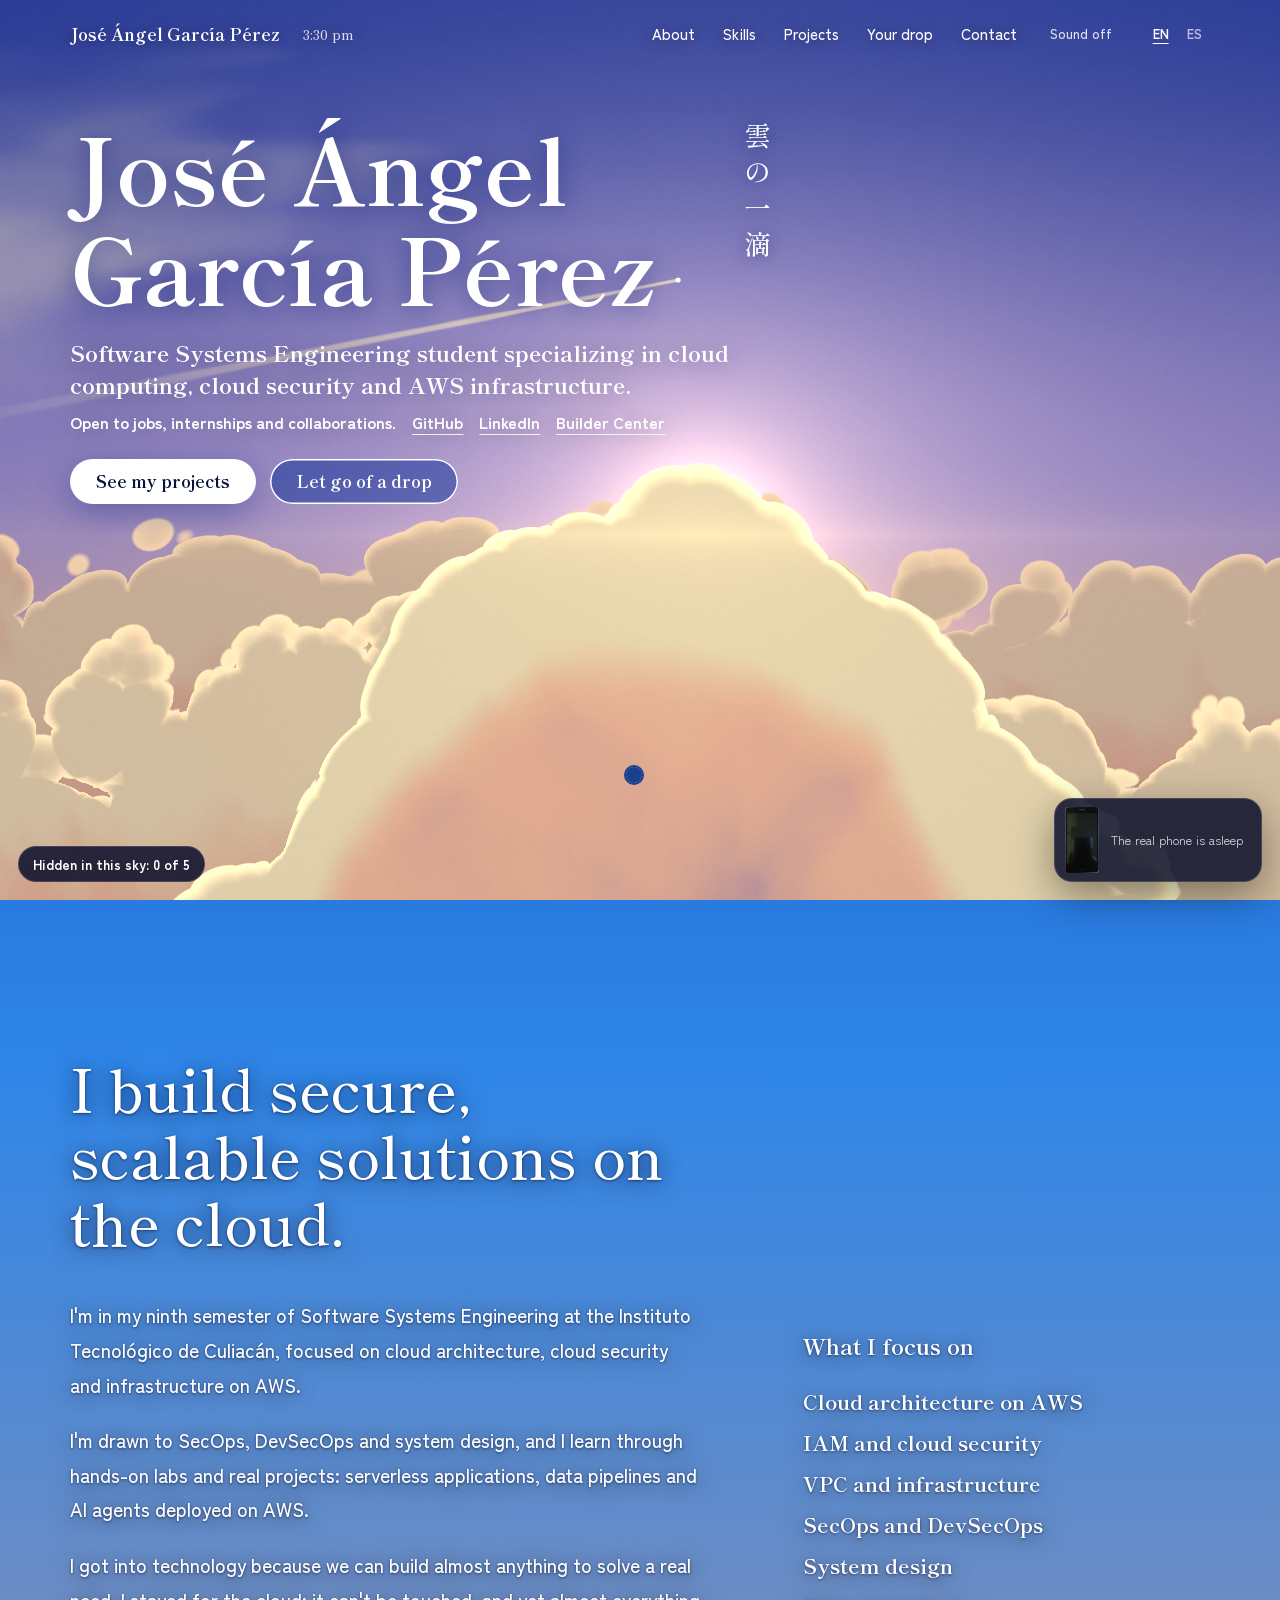
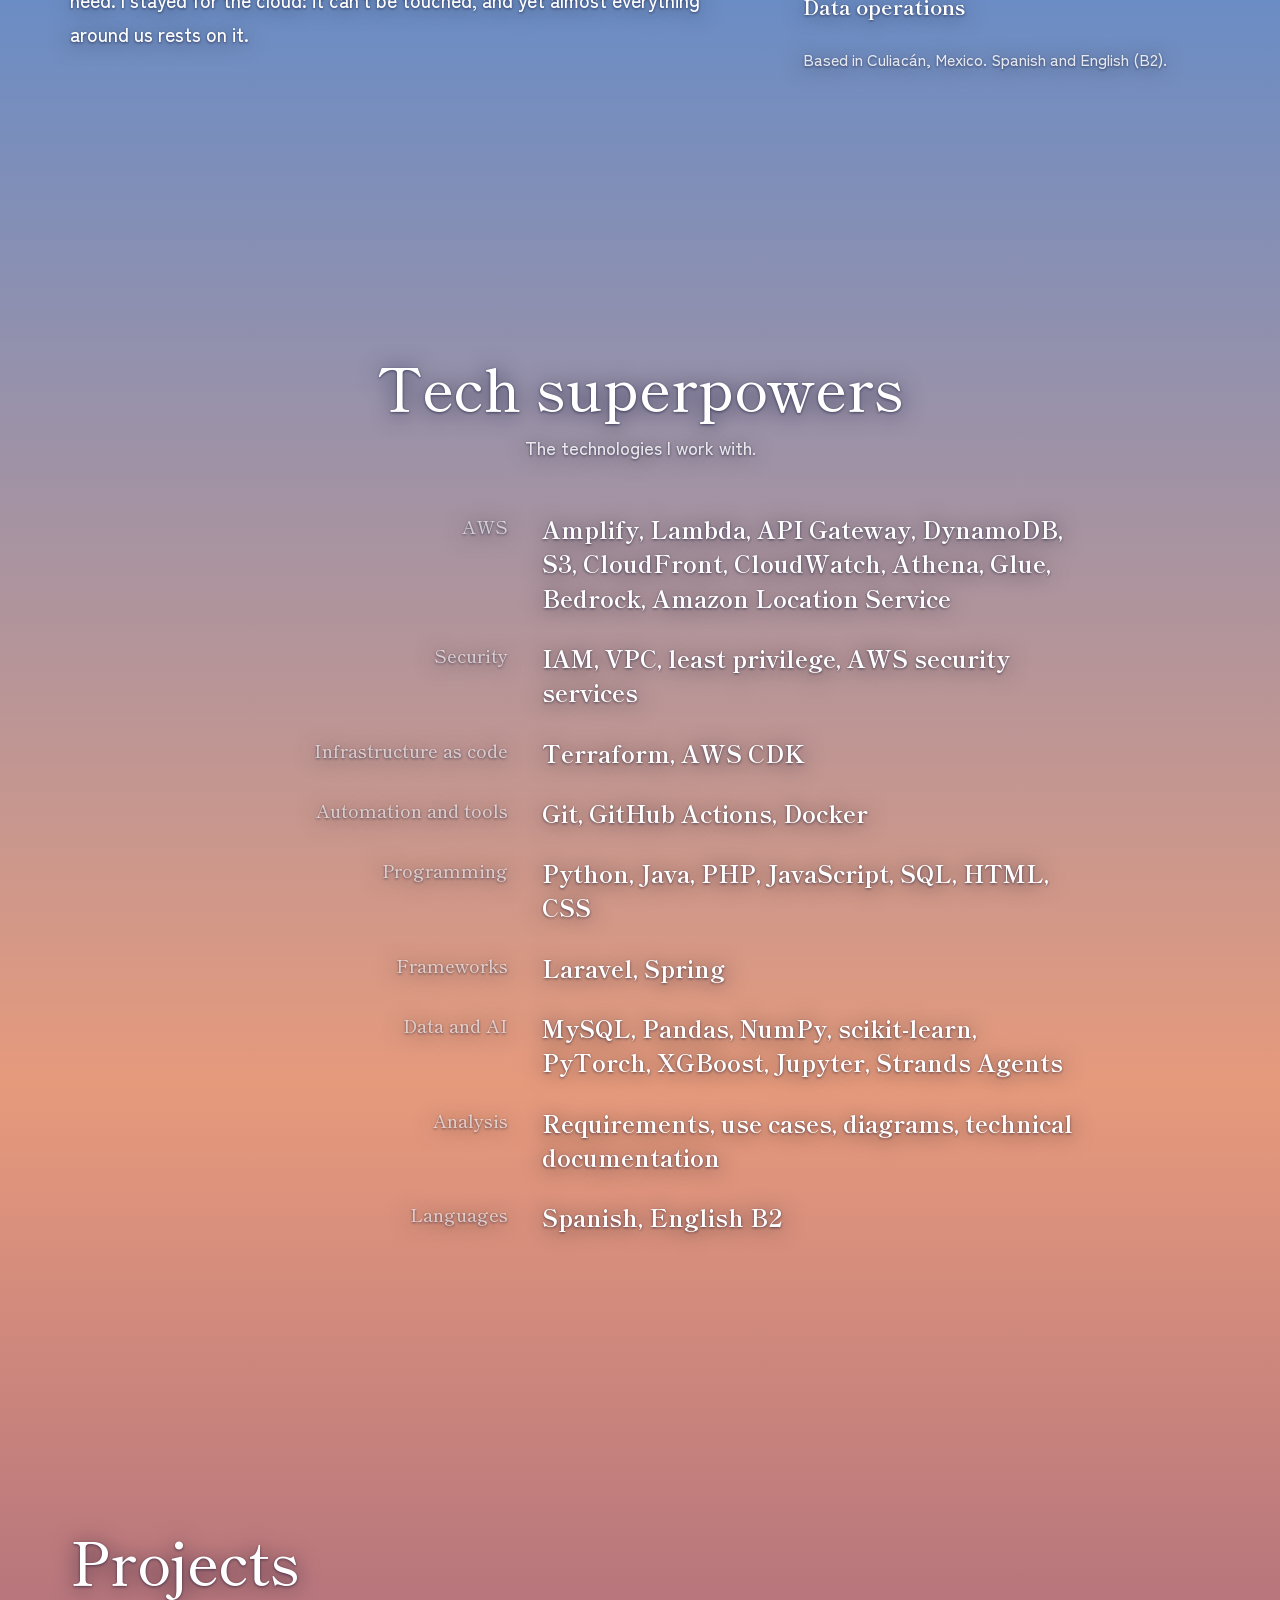
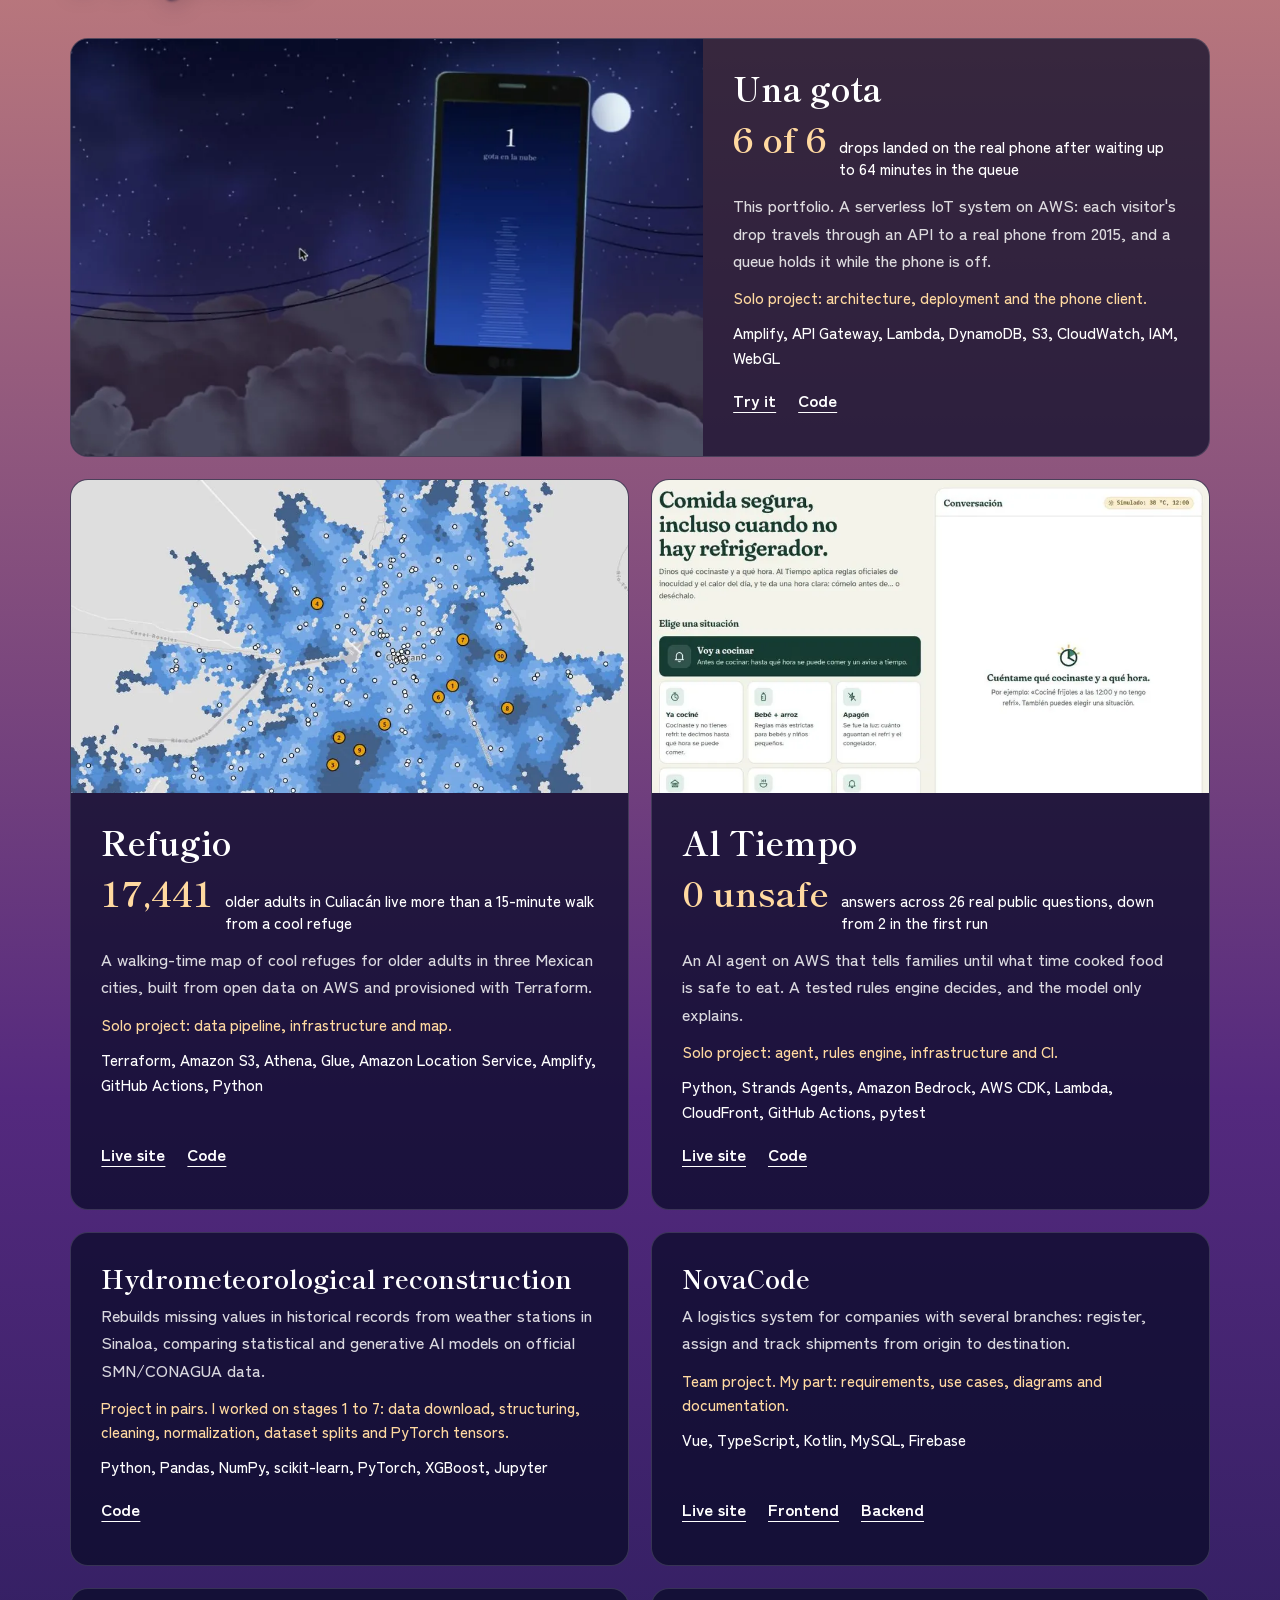
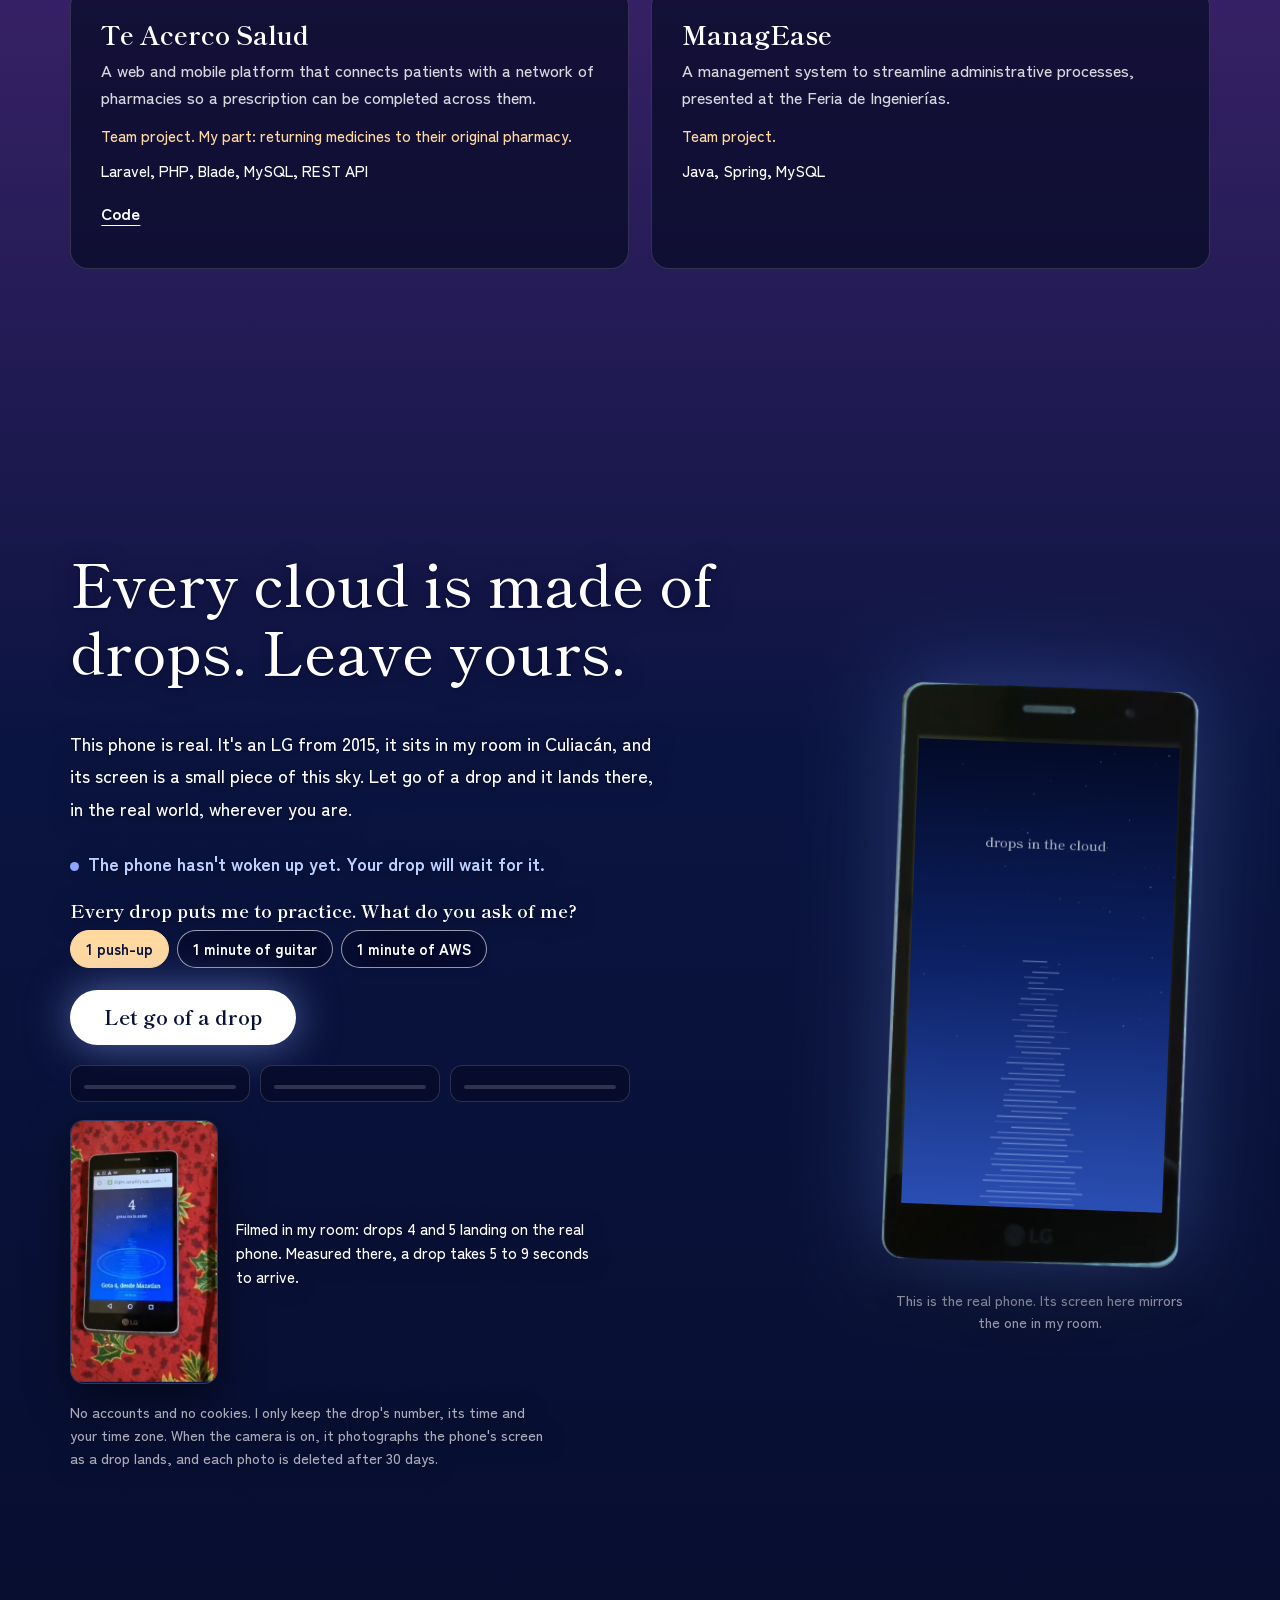
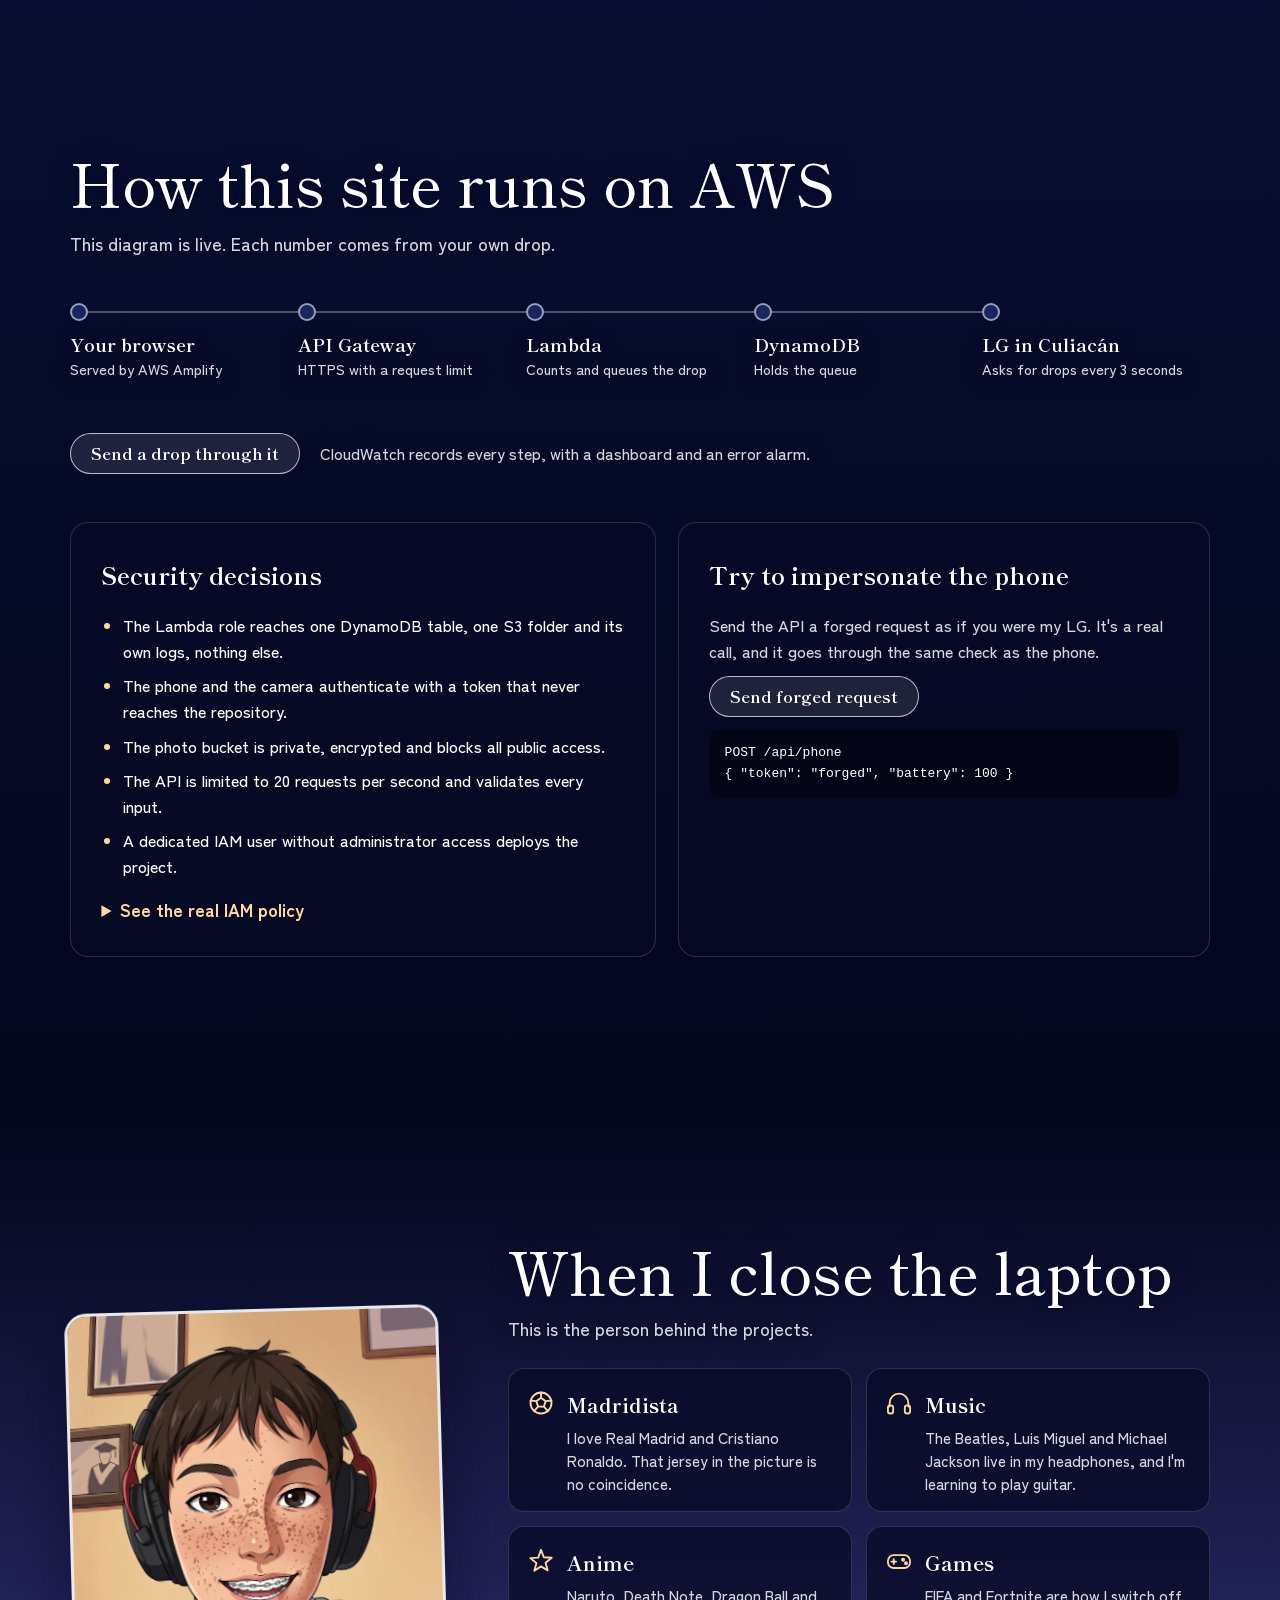
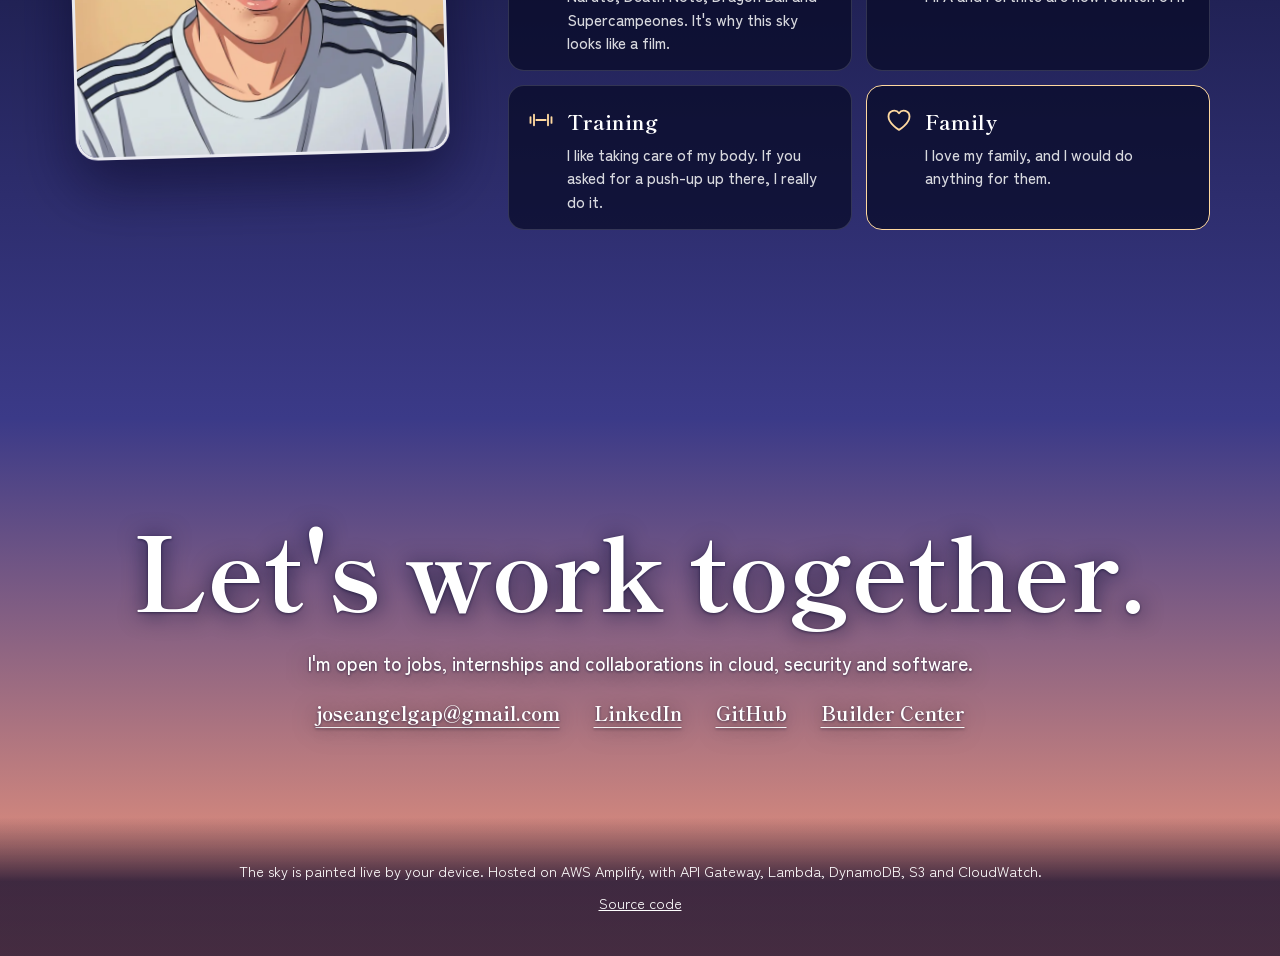
<file: web/index.html>
<!doctype html>
<html lang="en">
<head>
  <meta charset="utf-8">
  <meta name="viewport" content="width=device-width, initial-scale=1, viewport-fit=cover">
  <title>José Ángel García Pérez | Cloud and security</title>
  <meta name="description" content="José Ángel García Pérez, Software Systems Engineering student specializing in cloud computing, cloud security and AWS infrastructure. Open to jobs, internships and collaborations.">
  <meta name="theme-color" content="#0b3fb3">
  <meta property="og:type" content="website">
  <meta property="og:title" content="José Ángel García Pérez | Cloud and security">
  <meta property="og:description" content="Software Systems Engineering student specializing in cloud computing, cloud security and AWS infrastructure.">
  <meta property="og:url" content="https://main.dqzs24pr30jbn.amplifyapp.com/">
  <meta property="og:image" content="https://main.dqzs24pr30jbn.amplifyapp.com/og.jpg">
  <meta property="og:image:width" content="1200">
  <meta property="og:image:height" content="630">
  <meta name="twitter:card" content="summary_large_image">
  <link rel="icon" href="favicon.svg" type="image/svg+xml">
  <link rel="preload" href="fonts/mincho-700.woff2" as="font" type="font/woff2" crossorigin>
  <link rel="preload" href="fonts/gothic-500.woff2" as="font" type="font/woff2" crossorigin>
  <link rel="stylesheet" href="styles.css">
</head>
<body>
  <canvas id="sky" aria-hidden="true"></canvas>
  <svg id="wires" viewBox="0 0 1600 900" preserveAspectRatio="xMaxYMax slice" aria-hidden="true">
    <g fill="none" stroke="#050921" stroke-linecap="round">
      <path d="M-60 500Q60 540 168 528" stroke-width="1.6"/>
      <path d="M-60 528Q60 566 168 552" stroke-width="1.6"/>
      <path d="M168 528Q760 690 1214 372" stroke-width="2.2"/>
      <path d="M190 552Q790 724 1262 418" stroke-width="2.2"/>
      <path d="M146 552Q740 752 1166 418" stroke-width="2.2"/>
      <path d="M1214 372Q1420 470 1660 396" stroke-width="2.6"/>
      <path d="M1262 418Q1460 512 1660 450" stroke-width="2.6"/>
      <path d="M1166 418Q1400 540 1660 506" stroke-width="2.6"/>
    </g>
    <g fill="#050921">
      <path id="pole" d="M1202 300h24l7 600h-38z"/>
      <path d="M1148 366h132v9h-132zM1160 412h112v8h-112z"/>
      <path d="M1158 352h8v14h-8zM1262 352h8v14h-8zM1210 354h8v12h-8zM1170 398h7v14h-7zM1256 398h7v14h-7z"/>
      <path d="M1230 462h30v66h-30z"/><path d="M1226 456h38v8h-38z"/>
      <path d="M1176 552l40-6 1 7-40 6z"/>
      <path d="M162 480h10l4 420h-18z"/>
      <path d="M136 520h62v5h-62zM144 546h46v4h-46z"/>
    </g>
  </svg>
  <canvas id="fall" aria-hidden="true"></canvas>
  <div class="flash" id="flash" aria-hidden="true"></div>
  <div class="veil" aria-hidden="true"></div>
  <a class="skip" href="#about" data-t="skip">Skip to content</a>

  <header class="top">
    <a class="mark" href="#home">José Ángel García Pérez</a>
    <span class="clock" id="clock" aria-hidden="true"></span>
    <nav aria-label="Main">
      <a href="#about" data-t="navAbout">About</a>
      <a href="#skills" data-t="navSkills">Skills</a>
      <a href="#projects" data-t="navProjects">Projects</a>
      <a href="#drop" data-t="navDrop">Your drop</a>
      <a href="#contact" data-t="navContact">Contact</a>
    </nav>
    <button class="sound" id="sound" type="button" aria-pressed="false"></button>
    <div class="lang" role="group" aria-label="Language">
      <button type="button" data-lang="en">EN</button>
      <button type="button" data-lang="es">ES</button>
    </div>
  </header>

  <main>
    <section class="hero" id="home">
      <div class="hero-copy">
        <h1>José Ángel<br>García Pérez</h1>
        <p class="lead" data-t="heroLead">Software Systems Engineering student specializing in cloud computing, cloud security and AWS infrastructure.</p>
        <p class="sub"><span data-t="heroSub">Open to jobs, internships and collaborations.</span>
          <a class="plain" href="https://github.com/Josegas" target="_blank" rel="noopener">GitHub</a>
          <a class="plain" href="https://www.linkedin.com/in/jose-angel-garcia-perez-976585395/" target="_blank" rel="noopener">LinkedIn</a>
          <a class="plain" href="https://builder.aws.com/community/@joseangel23" target="_blank" rel="noopener">Builder Center</a>
        </p>
        <p class="actions">
          <a class="cta" href="#projects" data-t="heroCta">See my projects</a>
          <button class="cta ghost" id="heroDrop" type="button" data-t="heroCta2">Let go of a drop</button>
        </p>
      </div>
      <p class="vertical" lang="ja" aria-hidden="true">雲の一滴</p>
      <p class="touch-hint" id="touchHint"><i aria-hidden="true"></i><span id="heroCount"></span></p>
    </section>

    <section class="block about" id="about">
      <div class="story">
        <h2 data-t="aboutTitle">I build secure, scalable solutions on the cloud.</h2>
        <p data-t="about1">I'm in my ninth semester of Software Systems Engineering at the Instituto Tecnológico de Culiacán, focused on cloud architecture, cloud security and infrastructure on AWS.</p>
        <p data-t="about2">I'm drawn to SecOps, DevSecOps and system design, and I learn through hands-on labs and real projects: serverless applications, data pipelines and AI agents deployed on AWS.</p>
        <p data-t="about3">I got into technology because we can build almost anything to solve a real need. I stayed for the cloud: it can't be touched, and yet almost everything around us rests on it.</p>
      </div>
      <aside class="focus">
        <h3 data-t="focusTitle">What I focus on</h3>
        <ul>
          <li data-t="f1">Cloud architecture on AWS</li>
          <li data-t="f2">IAM and cloud security</li>
          <li data-t="f3">VPC and infrastructure</li>
          <li data-t="f4">SecOps and DevSecOps</li>
          <li data-t="f5">System design</li>
          <li data-t="f6">Data operations</li>
        </ul>
        <p class="where" data-t="where">Based in Culiacán, Mexico. Spanish and English (B2).</p>
      </aside>
    </section>

    <section class="block skills" id="skills">
      <h2 data-t="skillsTitle">Tech superpowers</h2>
      <p class="intro" data-t="skillsIntro">The technologies I work with.</p>
      <dl class="credits">
        <div><dt>AWS</dt><dd>Amplify, Lambda, API Gateway, DynamoDB, S3, CloudFront, CloudWatch, Athena, Glue, Bedrock, Amazon Location Service</dd></div>
        <div><dt data-t="cSec">Security</dt><dd data-t="cSecV">IAM, VPC, least privilege, AWS security services</dd></div>
        <div><dt data-t="cIac">Infrastructure as code</dt><dd>Terraform, AWS CDK</dd></div>
        <div><dt data-t="cOps">Automation and tools</dt><dd>Git, GitHub Actions, Docker</dd></div>
        <div><dt data-t="cCode">Programming</dt><dd>Python, Java, PHP, JavaScript, SQL, HTML, CSS</dd></div>
        <div><dt data-t="cFw">Frameworks</dt><dd>Laravel, Spring</dd></div>
        <div><dt data-t="cData">Data and AI</dt><dd>MySQL, Pandas, NumPy, scikit-learn, PyTorch, XGBoost, Jupyter, Strands Agents</dd></div>
        <div><dt data-t="cDocs">Analysis</dt><dd data-t="cDocsV">Requirements, use cases, diagrams, technical documentation</dd></div>
        <div><dt data-t="cLang">Languages</dt><dd data-t="cLangV">Spanish, English B2</dd></div>
      </dl>
    </section>

    <section class="block projects" id="projects">
      <h2 data-t="projectsTitle">Projects</h2>
      <div class="works">
        <article class="card wide">
          <img class="shot" id="gotaShot" src="shots/gota.webp" width="960" height="540" loading="lazy" alt="The real LG phone floating over a night sky of clouds on this site">
          <div class="body">
            <h3>Una gota</h3>
            <p class="metric"><b data-t="m0">6 of 6</b> <span data-t="m0t">drops landed on the real phone after waiting up to 64 minutes in the queue</span></p>
            <p data-t="p0">This portfolio. A serverless IoT system on AWS: each visitor's drop travels through an API to a real phone from 2015, and a queue holds it while the phone is off.</p>
            <p class="role" data-t="p0r">Solo project: architecture, deployment and the phone client.</p>
            <p class="stack">Amplify, API Gateway, Lambda, DynamoDB, S3, CloudWatch, IAM, WebGL</p>
            <p class="links"><a href="#drop" data-t="try">Try it</a> <a href="https://github.com/Josegas/Portfolio" target="_blank" rel="noopener" data-t="code">Code</a></p>
          </div>
        </article>
        <article class="card">
          <img class="shot" src="shots/refugio.webp" width="960" height="540" loading="lazy" alt="Refugio's hexagon map of Culiacán, coloured by walking time to the nearest cool refuge">
          <div class="body">
            <h3>Refugio</h3>
            <p class="metric"><b>17,441</b> <span data-t="m1t">older adults in Culiacán live more than a 15-minute walk from a cool refuge</span></p>
            <p data-t="p1">A walking-time map of cool refuges for older adults in three Mexican cities, built from open data on AWS and provisioned with Terraform.</p>
            <p class="role" data-t="p1r">Solo project: data pipeline, infrastructure and map.</p>
            <p class="stack">Terraform, Amazon S3, Athena, Glue, Amazon Location Service, Amplify, GitHub Actions, Python</p>
            <p class="links"><a href="https://main.d6r3007drgrwp.amplifyapp.com" target="_blank" rel="noopener" data-t="live">Live site</a> <a href="https://github.com/Josegas/Refugio-mapa-de-refugios-contra-el-calor" target="_blank" rel="noopener" data-t="code">Code</a></p>
          </div>
        </article>
        <article class="card">
          <img class="shot" src="shots/altiempo.webp" width="960" height="540" loading="lazy" alt="Al Tiempo's home screen with food safety scenarios and a conversation panel">
          <div class="body">
            <h3>Al Tiempo</h3>
            <p class="metric"><b data-t="m2">0 unsafe</b> <span data-t="m2t">answers across 26 real public questions, down from 2 in the first run</span></p>
            <p data-t="p2">An AI agent on AWS that tells families until what time cooked food is safe to eat. A tested rules engine decides, and the model only explains.</p>
            <p class="role" data-t="p2r">Solo project: agent, rules engine, infrastructure and CI.</p>
            <p class="stack">Python, Strands Agents, Amazon Bedrock, AWS CDK, Lambda, CloudFront, GitHub Actions, pytest</p>
            <p class="links"><a href="https://d2mnz1h4b0sg0y.cloudfront.net" target="_blank" rel="noopener" data-t="live">Live site</a> <a href="https://github.com/Josegas/Al-Tiempo-Food-safety-for-when-the-cold-runs-out" target="_blank" rel="noopener" data-t="code">Code</a></p>
          </div>
        </article>
        <article class="card small">
          <div class="body">
            <h3 data-t="p5t">Hydrometeorological reconstruction</h3>
            <p data-t="p5">Rebuilds missing values in historical records from weather stations in Sinaloa, comparing statistical and generative AI models on official SMN/CONAGUA data.</p>
            <p class="role" data-t="p5r">Project in pairs. I worked on stages 1 to 7: data download, structuring, cleaning, normalization, dataset splits and PyTorch tensors.</p>
            <p class="stack">Python, Pandas, NumPy, scikit-learn, PyTorch, XGBoost, Jupyter</p>
            <p class="links"><a href="https://github.com/Josegas/Residencias_Imputacion_Generativa_Hidrometeorologica/tree/proyecto-completo" target="_blank" rel="noopener" data-t="code">Code</a></p>
          </div>
        </article>
        <article class="card small">
          <div class="body">
            <h3>NovaCode</h3>
            <p data-t="p3">A logistics system for companies with several branches: register, assign and track shipments from origin to destination.</p>
            <p class="role" data-t="p3r">Team project. My part: requirements, use cases, diagrams and documentation.</p>
            <p class="stack">Vue, TypeScript, Kotlin, MySQL, Firebase</p>
            <p class="links"><a href="https://frontend-iota-five-78.vercel.app" target="_blank" rel="noopener" data-t="live">Live site</a> <a href="https://github.com/NullPointerCorp/Frontend" target="_blank" rel="noopener">Frontend</a> <a href="https://github.com/NullPointerCorp/Backend" target="_blank" rel="noopener">Backend</a></p>
          </div>
        </article>
        <article class="card small">
          <div class="body">
            <h3>Te Acerco Salud</h3>
            <p data-t="p4">A web and mobile platform that connects patients with a network of pharmacies so a prescription can be completed across them.</p>
            <p class="role" data-t="p4r">Team project. My part: returning medicines to their original pharmacy.</p>
            <p class="stack">Laravel, PHP, Blade, MySQL, REST API</p>
            <p class="links"><a href="https://github.com/TasWebTeam/TasWebProject" target="_blank" rel="noopener" data-t="code">Code</a></p>
          </div>
        </article>
        <article class="card small">
          <div class="body">
            <h3>ManagEase</h3>
            <p data-t="p6">A management system to streamline administrative processes, presented at the Feria de Ingenierías.</p>
            <p class="role" data-t="p6r">Team project.</p>
            <p class="stack">Java, Spring, MySQL</p>
          </div>
        </article>
      </div>
    </section>

    <section class="block dropzone" id="drop">
      <div class="drop-copy">
        <h2 data-t="dropTitle">Every cloud is made of drops. Leave yours.</h2>
        <p data-t="drop1">This phone is real. It's an LG from 2015, it sits in my room in Culiacán, and its screen is a small piece of this sky. Let go of a drop and it lands there, in the real world, wherever you are.</p>
        <p class="status" id="status" role="status"></p>
        <fieldset class="picks">
          <legend data-t="pickTitle">Every drop puts me to practice. What do you ask of me?</legend>
          <label><input type="radio" name="kind" value="push" checked><span data-t="kPush">1 push-up</span></label>
          <label><input type="radio" name="kind" value="guitar"><span data-t="kGuitar">1 minute of guitar</span></label>
          <label><input type="radio" name="kind" value="aws"><span data-t="kAws">1 minute of AWS</span></label>
        </fieldset>
        <button class="release" id="release" type="button" data-t="dropBtn">Let go of a drop</button>
        <div class="reply" id="reply" hidden>
          <img src="yo-mini.webp" width="56" height="56" alt="">
          <p class="result" id="result" role="status"></p>
        </div>
        <ul class="reps" id="reps" aria-label="Practice scoreboard">
          <li data-kind="push"><b></b><span></span><i><u></u></i></li>
          <li data-kind="guitar"><b></b><span></span><i><u></u></i></li>
          <li data-kind="aws"><b></b><span></span><i><u></u></i></li>
        </ul>
        <figure class="real">
          <video id="realVideo" src="lg-real.mp4" poster="lg-real.webp" width="480" height="856" muted loop playsinline preload="none" aria-label="Video of the real phone in my room as drops 4 and 5 land on its screen"></video>
          <figcaption data-t="realCap">Filmed in my room: drops 4 and 5 landing on the real phone. Measured there, a drop takes 5 to 9 seconds to arrive.</figcaption>
        </figure>
        <figure class="proof" id="proof" hidden>
          <img id="proofImg" alt="">
          <figcaption id="proofCap"></figcaption>
        </figure>
        <p class="fine" data-t="dropFine">No accounts and no cookies. I only keep the drop's number, its time and your time zone. When the camera is on, it photographs the phone's screen as a drop lands, and each photo is deleted after 30 days.</p>
      </div>
      <figure class="phone" id="phone">
        <div class="shell">
          <img src="lg.webp" width="560" height="1084" alt="My real LG phone, photographed from the front">
          <canvas id="screen" width="360" height="640" aria-label="Live view of the phone's screen"></canvas>
        </div>
        <figcaption><span data-t="phoneCap">This is the real phone. Its screen here mirrors the one in my room.</span> <span id="caption"></span></figcaption>
      </figure>
    </section>

    <section class="block how" id="how">
      <h2 data-t="howTitle">How this site runs on AWS</h2>
      <p class="intro" data-t="howIntro">This diagram is live. Each number comes from your own drop.</p>
      <ol class="trace" id="trace">
        <li data-step="browser"><i></i><b data-t="n1">Your browser</b><span data-t="n1t">Served by AWS Amplify</span><em></em></li>
        <li data-step="api"><i></i><b>API Gateway</b><span data-t="n2t">HTTPS with a request limit</span><em></em></li>
        <li data-step="lambda"><i></i><b>Lambda</b><span data-t="n3t">Counts and queues the drop</span><em></em></li>
        <li data-step="dynamo"><i></i><b>DynamoDB</b><span data-t="n4t">Holds the queue</span><em></em></li>
        <li data-step="phone"><i></i><b data-t="n5">LG in Culiacán</b><span data-t="n5t">Asks for drops every 3 seconds</span><em></em></li>
        <li data-step="s3"><i></i><b>Amazon S3</b><span data-t="n6t">Keeps the real photo</span><em></em></li>
      </ol>
      <p class="trace-note"><button class="line-btn" id="traceBtn" type="button" data-t="traceBtn">Send a drop through it</button> <span data-t="traceWatch">CloudWatch records every step, with a dashboard and an error alarm.</span></p>

      <div class="secure">
        <div>
          <h3 data-t="howSec">Security decisions</h3>
          <ul>
            <li data-t="s1">The Lambda role reaches one DynamoDB table, one S3 folder and its own logs, nothing else.</li>
            <li data-t="s2">The phone and the camera authenticate with a token that never reaches the repository.</li>
            <li data-t="s3">The photo bucket is private, encrypted and blocks all public access.</li>
            <li data-t="s4">The API is limited to 20 requests per second and validates every input.</li>
            <li data-t="s5">A dedicated IAM user without administrator access deploys the project.</li>
          </ul>
          <details class="policy">
            <summary data-t="policyBtn">See the real IAM policy</summary>
            <pre><code>{
  "Statement": [
    { "Effect": "Allow",
      "Action": ["dynamodb:GetItem", "dynamodb:PutItem", "dynamodb:UpdateItem",
                 "dynamodb:DeleteItem", "dynamodb:Query"],
      "Resource": "arn:aws:dynamodb:us-east-1:*:table/portfolio-drops" },
    { "Effect": "Allow",
      "Action": ["s3:PutObject", "s3:GetObject"],
      "Resource": "arn:aws:s3:::portfolio-drops-*/drops/*" },
    { "Effect": "Allow",
      "Action": ["logs:CreateLogGroup", "logs:CreateLogStream", "logs:PutLogEvents"],
      "Resource": "arn:aws:logs:us-east-1:*:log-group:/aws/lambda/portfolio-api:*" }
  ]
}</code></pre>
          </details>
        </div>
        <div class="attack">
          <h3 data-t="tryTitle">Try to impersonate the phone</h3>
          <p data-t="tryText">Send the API a forged request as if you were my LG. It's a real call, and it goes through the same check as the phone.</p>
          <button class="line-btn" id="attack" type="button" data-t="tryBtn">Send forged request</button>
          <pre id="attackOut" role="status"><code>POST /api/phone
{ "token": "forged", "battery": 100 }</code></pre>
          <p class="blocked" id="blocked"></p>
        </div>
      </div>
    </section>

    <section class="block me" id="me">
      <figure class="portrait">
        <img src="yo.webp" width="760" height="912" loading="lazy" alt="Anime portrait of José smiling, with freckles, braces, headphones and a white jersey">
      </figure>
      <div>
        <h2 data-t="meTitle">When I close the laptop</h2>
        <p class="intro" data-t="meIntro">This is the person behind the projects.</p>
        <div class="tiles">
          <article class="tile">
            <svg viewBox="0 0 24 24" aria-hidden="true"><circle cx="12" cy="12" r="9"/><path d="M12 7.5l4 2.9-1.5 4.7h-5L8 10.4zM12 3v4.5M21 10l-5 .4M18 19l-3.5-3.9M6 19l3.5-3.9M3 10l5 .4"/></svg>
            <h3>Madridista</h3>
            <p data-t="t1">I love Real Madrid and Cristiano Ronaldo. That jersey in the picture is no coincidence.</p>
          </article>
          <article class="tile">
            <svg viewBox="0 0 24 24" aria-hidden="true"><path d="M4 15v-3a8 8 0 0 1 16 0v3"/><rect x="2.5" y="14" width="4.5" height="7" rx="2"/><rect x="17" y="14" width="4.5" height="7" rx="2"/></svg>
            <h3 data-t="tMusic">Music</h3>
            <p data-t="t2">The Beatles, Luis Miguel and Michael Jackson live in my headphones, and I'm learning to play guitar.</p>
          </article>
          <article class="tile">
            <svg viewBox="0 0 24 24" aria-hidden="true"><path d="M12 2.5l2.4 6.3 6.8.4-5.3 4.3 1.8 6.5L12 16.6l-5.7 3.7 1.8-6.5-5.3-4.3 6.8-.4z"/></svg>
            <h3>Anime</h3>
            <p data-t="t3">Naruto, Death Note, Dragon Ball and Supercampeones. It's why this sky looks like a film.</p>
          </article>
          <article class="tile">
            <svg viewBox="0 0 24 24" aria-hidden="true"><rect x="2.5" y="7" width="19" height="11" rx="5"/><path d="M7.5 10.5v4M5.5 12.5h4"/><circle cx="15.5" cy="11" r=".9"/><circle cx="18" cy="14" r=".9"/></svg>
            <h3 data-t="tGames">Games</h3>
            <p data-t="t4">FIFA and Fortnite are how I switch off.</p>
          </article>
          <article class="tile">
            <svg viewBox="0 0 24 24" aria-hidden="true"><path d="M8 12h8M3 9.5v5M6 7.5v9M18 7.5v9M21 9.5v5"/></svg>
            <h3 data-t="tTrain">Training</h3>
            <p data-t="t5">I like taking care of my body. If you asked for a push-up up there, I really do it.</p>
          </article>
          <article class="tile gold">
            <svg viewBox="0 0 24 24" aria-hidden="true"><path d="M12 20.5S3 15 3 8.9A4.9 4.9 0 0 1 12 6.2a4.9 4.9 0 0 1 9 2.7c0 6.1-9 11.6-9 11.6z"/></svg>
            <h3 data-t="tFamily">Family</h3>
            <p data-t="t6">I love my family, and I would do anything for them.</p>
          </article>
        </div>
      </div>
    </section>

    <section class="block contact" id="contact">
      <h2 data-t="contactTitle">Let's work together.</h2>
      <p data-t="contact1">I'm open to jobs, internships and collaborations in cloud, security and software.</p>
      <p class="reach">
        <a href="mailto:joseangelgap@gmail.com">joseangelgap@gmail.com</a>
        <a href="https://www.linkedin.com/in/jose-angel-garcia-perez-976585395/" target="_blank" rel="noopener">LinkedIn</a>
        <a href="https://github.com/Josegas" target="_blank" rel="noopener">GitHub</a>
        <a href="https://builder.aws.com/community/@joseangel23" target="_blank" rel="noopener">Builder Center</a>
      </p>
    </section>
  </main>

  <footer class="end">
    <p data-t="foot">The sky is painted live by your device. Hosted on AWS Amplify, with API Gateway, Lambda, DynamoDB, S3 and CloudWatch.</p>
    <p><a href="https://github.com/Josegas/Portfolio" target="_blank" rel="noopener" data-t="footCode">Source code</a></p>
  </footer>

  <button class="spot" id="spotSun" type="button" aria-label="Touch the sun"></button>
  <button class="spot" id="spotPlane" type="button" aria-label="Catch the plane"></button>
  <button class="spot" id="spotCables" type="button" aria-label="Touch the cables"></button>
  <button class="spot" id="spotMoon" type="button" aria-label="Touch the moon"></button>
  <button class="secrets" id="secrets" type="button"></button>

  <aside class="dock" id="dock" aria-label="The real phone">
    <button id="dockBtn" type="button" aria-describedby="dockState">
      <img src="lg.webp" width="44" height="85" alt="">
      <span class="dock-text"><b id="dockCount"></b><small id="dockState"></small></span>
    </button>
  </aside>
  <div class="toast" id="toast" role="status"></div>

  <script src="config.js"></script>
  <script src="sky.js"></script>
  <script src="app.js"></script>
</body>
</html>
</file>
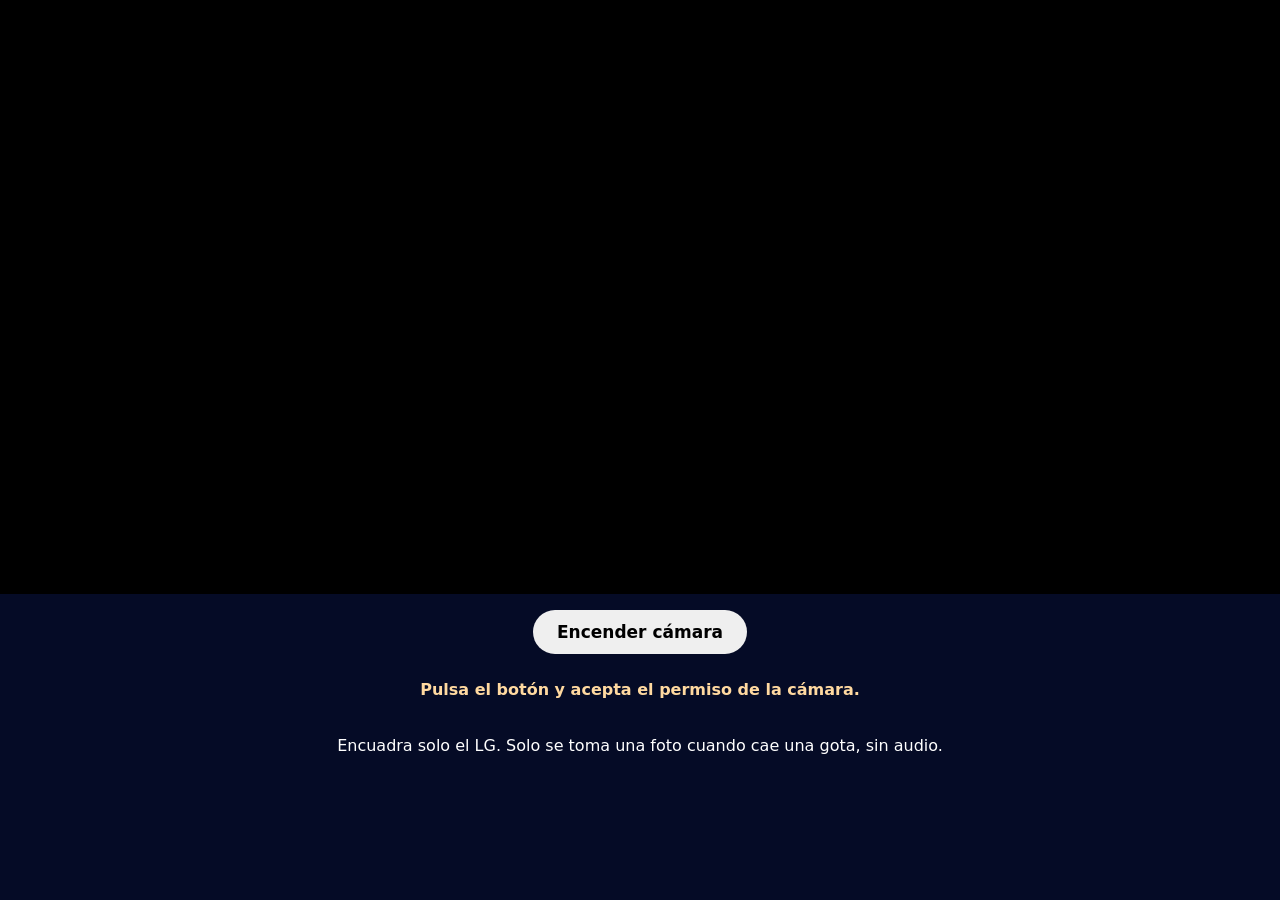
<file: web/camera.html>
<!doctype html>
<html lang="es">
<head>
<meta charset="utf-8">
<meta name="viewport" content="width=device-width, initial-scale=1">
<meta name="robots" content="noindex">
<title>Cámara de la gota</title>
<style>
body { margin: 0; background: #050b26; color: #fff; font: 16px/1.5 system-ui, sans-serif; text-align: center; }
video { display: block; width: 100%; max-height: 66vh; object-fit: contain; background: #000; }
button { margin: 16px; padding: 12px 24px; font: 700 17px system-ui; border: 0; border-radius: 999px; cursor: pointer; }
p { margin: 8px 16px; }
#state { font-weight: 700; min-height: 3em; color: #ffd9a0; }
</style>
</head>
<body>
<video id="v" autoplay playsinline muted></video>
<button id="go" type="button">Encender cámara</button>
<p id="state" role="status">Pulsa el botón y acepta el permiso de la cámara.</p>
<p>Encuadra solo el LG. Solo se toma una foto cuando cae una gota, sin audio.</p>
<canvas id="c" hidden></canvas>
<script src="config.js"></script>
<script>
(function () {
  'use strict';
  var API = String((window.PORTFOLIO && window.PORTFOLIO.api) || '').replace(/\/+$/, '');
  var POLL_MS = 1500, WIDTH = 900;
  var video = document.getElementById('v'), canvas = document.getElementById('c');
  var state = document.getElementById('state'), button = document.getElementById('go');
  var taken = 0;

  function say(text) { state.textContent = text; }

  var match = /[?&]t=([0-9a-fA-F]+)/.exec(location.search);
  try {
    if (match) {
      localStorage.setItem('cameraToken', match[1]);
      history.replaceState(null, '', location.pathname);
    }
  } catch (e) { /* the token in memory is enough */ }
  var token = match ? match[1] : '';
  try { token = token || localStorage.getItem('cameraToken') || ''; } catch (e) { /* see above */ }

  /* apps like WhatsApp open links in a browser that cannot ask for the camera */
  var inApp = /WhatsApp|FBAN|FBAV|Instagram|; wv\)/i.test(navigator.userAgent);
  if (inApp) say('Este navegador interno no puede usar la cámara. Abre este enlace en Chrome o Safari.');

  async function stayAwake() {
    try { if ('wakeLock' in navigator) await navigator.wakeLock.request('screen'); } catch (e) { /* optional */ }
  }
  document.addEventListener('visibilitychange', function () { if (!document.hidden) stayAwake(); });

  function shoot(shot) {
    var scale = WIDTH / video.videoWidth;
    var h = Math.round(video.videoHeight * scale);
    canvas.width = WIDTH; canvas.height = h;
    var g = canvas.getContext('2d');
    g.drawImage(video, 0, 0, WIDTH, h);
    g.fillStyle = 'rgba(4,8,30,.72)';
    g.fillRect(0, h - 56, WIDTH, 56);
    g.fillStyle = '#fff';
    g.font = '600 26px system-ui, sans-serif';
    var time = new Date().toLocaleTimeString('es-MX', { timeZone: 'America/Mazatlan' });
    g.fillText('Gota ' + shot.n + (shot.place ? ', desde ' + shot.place : '') + '   ' + time + ' en Culiacán', 22, h - 19);
    return canvas.toDataURL('image/jpeg', 0.8).split(',')[1];
  }

  async function send(body) {
    var r = await fetch(API + '/api/camera', {
      method: 'POST',
      headers: { 'Content-Type': 'text/plain' },
      body: JSON.stringify(body)
    });
    if (r.status === 401) throw new Error('token');
    return r.json();
  }

  async function loop() {
    var wait = POLL_MS;
    try {
      var data = await send({ token: token });
      for (var i = 0; i < (data.shots || []).length; i++) {
        var shot = data.shots[i];
        await send({ token: token, photo: { id: shot.id, jpeg: shoot(shot) } });
        taken++;
      }
      say('Cámara lista y conectada a AWS. Fotos tomadas: ' + taken);
    } catch (e) {
      say(e.message === 'token' ? 'El token no es válido. Vuelve a abrir el enlace completo.' : 'Sin conexión, reintentando.');
      wait = 4000;
    }
    setTimeout(loop, wait);
  }

  function explain(err) {
    if (err.name === 'NotAllowedError') return 'La cámara está bloqueada. Toca el ícono junto a la dirección, permite la cámara y recarga la página.';
    if (err.name === 'NotFoundError') return 'Este dispositivo no tiene cámara disponible. Usa otro.';
    if (err.name === 'NotReadableError') return 'Otra aplicación está usando la cámara. Ciérrala e inténtalo de nuevo.';
    return 'No se pudo abrir la cámara (' + err.name + '). Prueba en Chrome o Safari.';
  }

  async function openCamera() {
    try {
      return await navigator.mediaDevices.getUserMedia({
        audio: false,
        video: { facingMode: { ideal: 'environment' }, width: { ideal: 1280 } }
      });
    } catch (err) {
      /* some webcams reject the size hints, so ask for any camera */
      if (err.name === 'OverconstrainedError') return navigator.mediaDevices.getUserMedia({ audio: false, video: true });
      throw err;
    }
  }

  button.addEventListener('click', async function () {
    if (!token) { say('Falta el token. Abre el enlace completo que generaste con el comando.'); return; }
    if (!navigator.mediaDevices || !navigator.mediaDevices.getUserMedia) {
      say('Este navegador no permite usar la cámara. Abre este enlace en Chrome o Safari.');
      return;
    }
    say('Pidiendo permiso. Acepta el aviso de la cámara en tu navegador.');
    var slow = setTimeout(function () {
      say('El permiso no ha llegado. Busca el aviso cerca de la dirección. Si abriste el enlace desde WhatsApp, ábrelo en Chrome o Safari.');
    }, 6000);
    try {
      video.srcObject = await openCamera();
      clearTimeout(slow);
      await video.play().catch(function () {});
      button.hidden = true;
      say('Cámara encendida. Conectando con AWS.');
      stayAwake();
      loop();
    } catch (err) {
      clearTimeout(slow);
      say(explain(err));
    }
  });
})();
</script>
</body>
</html>
</file>
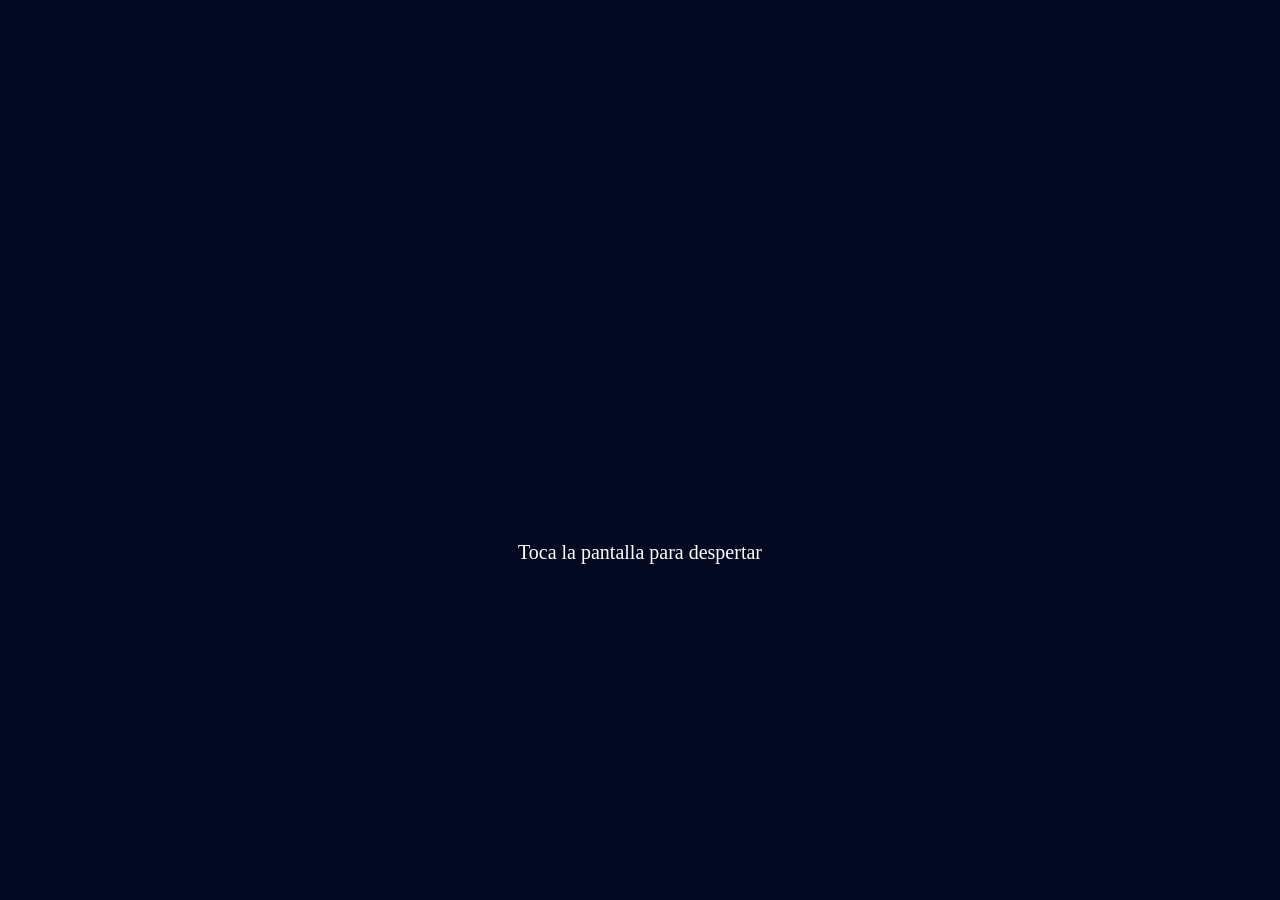
<file: web/phone.html>
<!doctype html>
<html lang="es">
<head>
<meta charset="utf-8">
<meta name="viewport" content="width=device-width, initial-scale=1, user-scalable=no">
<meta name="robots" content="noindex">
<title>Una gota</title>
<style>
html,body{margin:0;height:100%;background:#030920;color:#fff;font-family:serif;overflow:hidden;-webkit-user-select:none}
canvas{position:fixed;top:0;left:0;width:100%;height:100%}
#count{position:fixed;top:9%;left:0;right:0;text-align:center;font-size:52px;line-height:1}
#label{position:fixed;top:9%;margin-top:62px;left:0;right:0;text-align:center;font-size:16px;opacity:.72}
#msg{position:fixed;left:6%;right:6%;top:40%;text-align:center;font-size:34px;line-height:1.25;opacity:0;-webkit-transition:opacity .4s;transition:opacity .4s}
#awake{position:fixed;width:1px;height:1px;opacity:.01;left:0;top:0}
#info{position:fixed;left:0;right:0;bottom:12px;text-align:center;font:12px sans-serif;opacity:.45}
#start{position:fixed;top:0;left:0;right:0;bottom:0;background:#030920;display:none;text-align:center;padding:42% 10% 0;font-size:20px;line-height:1.4}
</style>
</head>
<body>
<canvas id="c"></canvas>
<div id="count"></div>
<div id="label">gotas en la nube</div>
<div id="msg"></div>
<div id="info"></div>
<div id="start">Toca la pantalla para despertar</div>
<!-- a playing video keeps the screen on in browsers without the Wake Lock API -->
<video id="awake" loop muted playsinline webkit-playsinline src="[data-uri]"></video>
<script src="config.js"></script>
<script>
/* ES5 on purpose: this page runs on an old phone browser.
   No fetch, no promises, no arrow functions, no template strings. */
(function () {
  'use strict';
  var API = String((window.PORTFOLIO && window.PORTFOLIO.api) || '').replace(/\/+$/, '');
  var POLL_MS = 3000, BEAT_EVERY = 5;
  var canvas = document.getElementById('c'), ctx = canvas.getContext('2d');
  var W = 0, H = 0, ripples = [], stars = [], polls = 0, started = Date.now();
  var delivered = [], seen = {}, queue = [], audio = null, battery = -1, charging = false, inflight = false;

  function byId(id) { return document.getElementById(id); }

  /* the token arrives once in the URL and then lives on the phone only */
  var token = '';
  try {
    var match = /[?&]t=([0-9a-fA-F]+)/.exec(location.search);
    if (match) {
      localStorage.setItem('phoneToken', match[1]);
      history.replaceState(null, '', location.pathname);
    }
    token = localStorage.getItem('phoneToken') || '';
  } catch (e) { token = match ? match[1] : ''; }

  function resize() {
    W = canvas.width = window.innerWidth;
    H = canvas.height = window.innerHeight;
    stars = [];
    for (var i = 0; i < 90; i++) {
      stars.push({ x: Math.random() * W, y: Math.random() * H * 0.62, s: 0.5 + Math.random() * 1.4, p: Math.random() * 6.28 });
    }
  }
  resize();
  window.addEventListener('resize', resize);

  function paint() {
    var now = Date.now(), i, k, g;
    g = ctx.createLinearGradient(0, 0, 0, H);
    g.addColorStop(0, '#040b28');
    g.addColorStop(0.46, '#0c2062');
    g.addColorStop(1, '#2a4fb4');
    ctx.fillStyle = g;
    ctx.fillRect(0, 0, W, H);

    for (i = 0; i < stars.length; i++) {
      ctx.globalAlpha = 0.4 + 0.35 * Math.sin(now / 900 + stars[i].p);
      ctx.fillStyle = '#dbe6ff';
      ctx.fillRect(stars[i].x, stars[i].y, stars[i].s, stars[i].s);
    }
    ctx.globalAlpha = 1;

    /* moonlight on the water */
    for (i = 0; i < 46; i++) {
      var ly = H * 0.46 + i * (H * 0.54 / 46), wob = Math.sin(now / 520 + i * 1.7) * W * 0.025;
      var half = W * (0.035 + i * 0.0032) + W * 0.02 * Math.sin(i * 2.3 + now / 800);
      ctx.globalAlpha = 0.1 + 0.34 * Math.abs(Math.sin(i * 1.3 + now / 700));
      ctx.fillStyle = '#c9d8ff';
      ctx.fillRect(W / 2 + wob - half, ly, half * 2, 2);
    }
    ctx.globalAlpha = 1;

    for (i = ripples.length - 1; i >= 0; i--) {
      var r = ripples[i], age = (now - r.t) / 3200;
      if (age >= 1) { ripples.splice(i, 1); continue; }
      if (age < 0.12) {
        ctx.fillStyle = 'rgba(190,212,255,' + (0.45 * (1 - age / 0.12)) + ')';
        ctx.fillRect(0, 0, W, H);
      }
      for (k = 0; k < 3; k++) {
        var a = age - k * 0.08;
        if (a <= 0) continue;
        ctx.save();
        ctx.translate(W / 2, H * 0.68);
        ctx.scale(1, 0.42);
        ctx.beginPath();
        ctx.arc(0, 0, a * W * 0.92, 0, Math.PI * 2);
        ctx.restore();
        ctx.strokeStyle = 'rgba(190,212,255,' + (0.85 * (1 - age) * (1 - k * 0.28)) + ')';
        ctx.lineWidth = 3 - k * 0.7;
        ctx.stroke();
      }
    }
  }
  var raf = window.requestAnimationFrame || window.webkitRequestAnimationFrame ||
    function (f) { return setTimeout(f, 33); };
  (function loop() { paint(); raf(loop); })();

  function beep() {
    try {
      var AC = window.AudioContext || window.webkitAudioContext;
      if (!AC) return;
      audio = audio || new AC();
      var o = audio.createOscillator(), v = audio.createGain();
      o.connect(v); v.connect(audio.destination);
      o.frequency.value = 1320;
      v.gain.value = 0.16;
      o.start(0);
      v.gain.exponentialRampToValueAtTime(0.001, audio.currentTime + 0.5);
      o.stop(audio.currentTime + 0.5);
    } catch (e) { /* the sound is optional */ }
  }

  function land(drop) {
    ripples.push({ t: Date.now() });
    beep();
    if (navigator.vibrate) navigator.vibrate([90, 60, 160]);
    var msg = byId('msg');
    var ask = { push: '+1 lagartija', guitar: '+1 min de guitarra', aws: '+1 min de AWS' }[drop.kind] || '';
    msg.innerHTML = '';
    msg.appendChild(document.createTextNode('Gota ' + drop.n + (drop.place ? ', desde ' + drop.place : '')));
    if (ask) {
      msg.appendChild(document.createElement('br'));
      msg.appendChild(document.createTextNode(ask));
    }
    msg.style.opacity = 1;
    clearTimeout(land.t);
    land.t = setTimeout(function () { msg.style.opacity = 0; }, 6500);
    delivered.push({ id: drop.id, sk: drop.sk });
    confirmNow();
  }

  /* drops land one at a time, so a queue arrives like rain and not like a flood */
  var lastLand = 0;
  setInterval(function () {
    if (queue.length && Date.now() - lastLand >= 7000) { lastLand = Date.now(); land(queue.shift()); }
  }, 250);

  function post(body, done) {
    var x = new XMLHttpRequest();
    x.open('POST', API + '/api/phone', true);
    /* text/plain needs no CORS preflight, which old browsers handle badly */
    x.setRequestHeader('Content-Type', 'text/plain');
    x.timeout = 8000;
    x.onreadystatechange = function () {
      if (x.readyState !== 4) return;
      var data = null;
      try { data = JSON.parse(x.responseText); } catch (e) { data = null; }
      done(x.status, data);
    };
    x.send(JSON.stringify(body));
  }

  function netType() {
    var c = navigator.connection;
    return c ? String(c.type || c.effectiveType || '') : '';
  }

  /* report a landing the moment it happens, so the camera catches it on screen */
  function confirmNow() {
    if (inflight) return;
    var sending = delivered.slice(0, 5);
    inflight = true;
    post({ token: token, landed: sending }, function (status) {
      inflight = false;
      if (status === 200) delivered.splice(0, sending.length);
    });
  }

  function poll() {
    if (inflight) { setTimeout(poll, 300); return; }
    polls++;
    var sending = delivered.slice(0, 5);
    inflight = true;
    var beat = polls % BEAT_EVERY === 1;
    post({
      token: token,
      beat: beat,
      battery: battery,
      charging: charging,
      network: netType(),
      uptimeMs: Date.now() - started,
      landed: sending
    }, function (status, data) {
      inflight = false;
      var info = byId('info');
      if (status === 200 && data) {
        delivered.splice(0, sending.length);
        byId('count').textContent = data.count;
        byId('label').textContent = data.count === 1 ? 'gota en la nube' : 'gotas en la nube';
        info.textContent = 'en línea';
        var list = data.pending || [];
        for (var i = 0; i < list.length; i++) {
          if (!seen[list[i].id]) { seen[list[i].id] = 1; queue.push(list[i]); }
        }
      } else if (status === 401) {
        info.textContent = 'token inválido';
      } else {
        info.textContent = 'sin conexión, reintentando';
      }
      setTimeout(poll, POLL_MS);
    });
  }

  if (navigator.getBattery) {
    navigator.getBattery().then(function (b) {
      function read() { battery = Math.round(b.level * 100); charging = !!b.charging; }
      read();
      b.addEventListener('levelchange', read);
      b.addEventListener('chargingchange', read);
    });
  }

  /* keep the screen on where the browser allows it */
  function stayAwake() {
    if (navigator.wakeLock && navigator.wakeLock.request) {
      navigator.wakeLock.request('screen').then(null, function () {});
    }
  }

  /* audio and vibration need one real tap on old and new browsers alike */
  byId('start').style.display = 'block';
  byId('start').addEventListener('click', function () {
    byId('start').style.display = 'none';
    beep();
    stayAwake();
    try { byId('awake').play(); } catch (e) { /* the charger option still works */ }
    if (!token) { byId('info').textContent = 'falta el token en la URL'; return; }
    poll();
  });
  document.addEventListener('visibilitychange', function () { if (!document.hidden) stayAwake(); });
})();
</script>
</body>
</html>
</file>
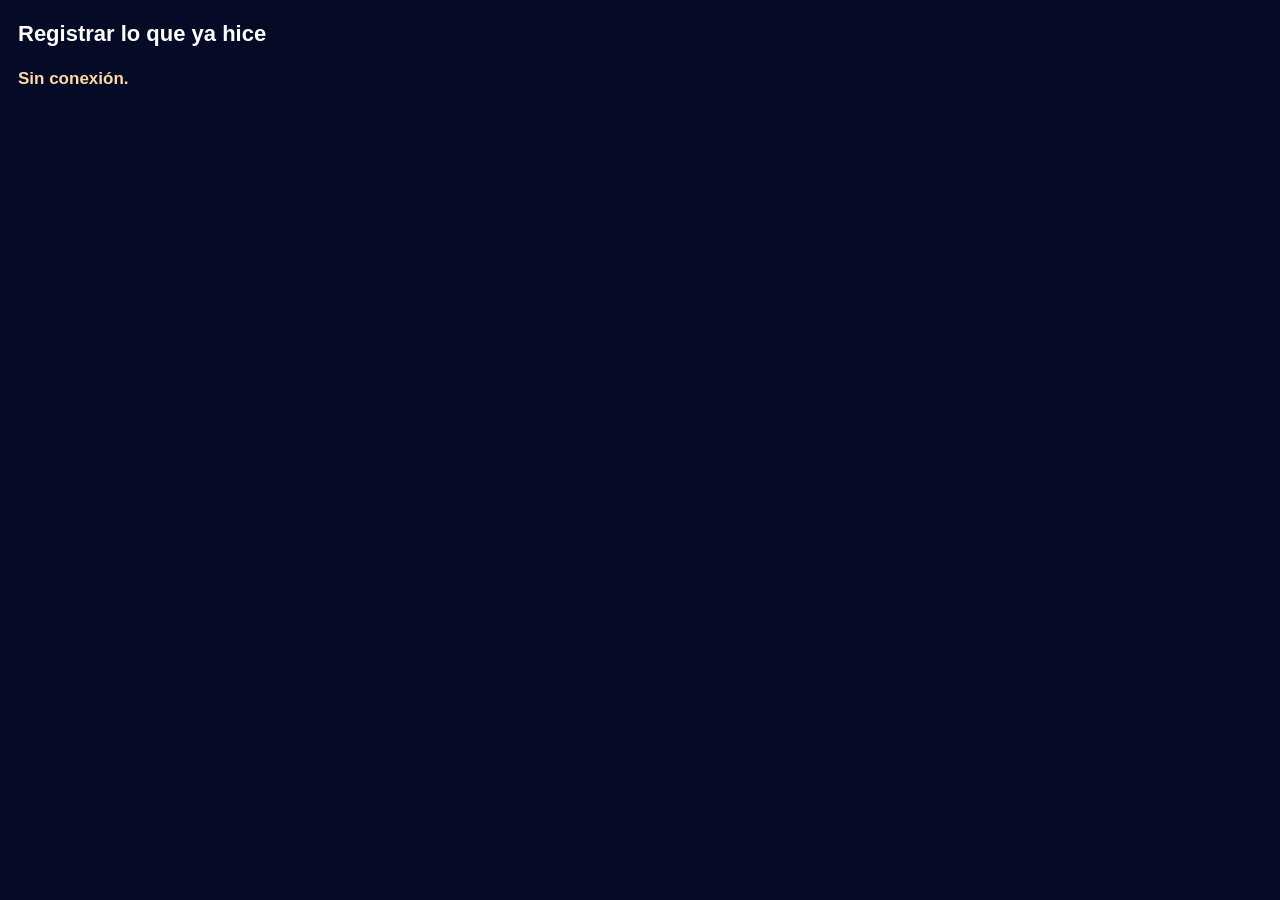
<file: web/reto.html>
<!doctype html>
<html lang="es">
<head>
<meta charset="utf-8">
<meta name="viewport" content="width=device-width, initial-scale=1">
<meta name="robots" content="noindex">
<title>Mi práctica</title>
<style>
body { margin: 0; padding: 18px; background: #050b26; color: #fff; font: 17px/1.45 sans-serif; }
h1 { font-size: 22px; margin: 0 0 14px; }
.row { background: #0e1a55; border-radius: 14px; padding: 14px; margin-bottom: 12px; }
.row b { display: block; font-size: 19px; }
button { margin: 8px 8px 0 0; padding: 12px 20px; font: 700 17px sans-serif; border: 0; border-radius: 999px; }
button[disabled] { opacity: .35; }
#info { min-height: 1.5em; color: #ffd9a0; font-weight: 700; }
</style>
</head>
<body>
<h1>Registrar lo que ya hice</h1>
<div id="list"></div>
<p id="info"></p>
<script src="config.js"></script>
<script>
/* Private page for José: it records practice that was really done. ES5 so it also runs on the LG. */
(function () {
  'use strict';
  var API = String((window.PORTFOLIO && window.PORTFOLIO.api) || '').replace(/\/+$/, '');
  var NAMES = { push: 'Lagartijas', guitar: 'Minutos de guitarra', aws: 'Minutos de AWS' };
  var match = /[?&]t=([0-9a-fA-F]+)/.exec(location.search), token = match ? match[1] : '';
  try {
    if (match) { localStorage.setItem('repsToken', match[1]); history.replaceState(null, '', location.pathname); }
    token = token || localStorage.getItem('repsToken') || '';
  } catch (e) { /* the token in memory is enough */ }
  var info = document.getElementById('info'), list = document.getElementById('list');

  function call(method, path, body, done) {
    var x = new XMLHttpRequest();
    x.open(method, API + path, true);
    x.setRequestHeader('Content-Type', 'text/plain');
    x.onreadystatechange = function () {
      if (x.readyState !== 4) return;
      var d = null;
      try { d = JSON.parse(x.responseText); } catch (e) { d = null; }
      done(x.status, d);
    };
    x.send(body ? JSON.stringify(body) : null);
  }
  function render(reps) {
    list.innerHTML = '';
    Object.keys(NAMES).forEach(function (k) {
      var row = document.createElement('div'), b = document.createElement('b');
      row.className = 'row';
      var left = reps[k].owed - reps[k].done;
      b.textContent = NAMES[k] + ': ' + reps[k].done + ' de ' + reps[k].owed;
      row.appendChild(b);
      [1, 5, 10].forEach(function (n) {
        var btn = document.createElement('button');
        btn.textContent = '+' + n;
        btn.type = 'button';
        btn.disabled = n > left;
        btn.addEventListener('click', function () { add(k, n); });
        row.appendChild(btn);
      });
      list.appendChild(row);
    });
  }
  function add(kind, n) {
    info.textContent = 'Guardando...';
    call('POST', '/api/reps', { token: token, kind: kind, n: n }, function (status, d) {
      if (status === 200 && d) { render(d.reps); info.textContent = 'Guardado.'; }
      else if (status === 409) { if (d && d.reps) render(d.reps); info.textContent = 'No puedes registrar más de lo que te han pedido.'; }
      else info.textContent = status === 401 ? 'Token inválido. Abre el enlace completo.' : 'No se pudo guardar.';
    });
  }
  call('GET', '/api/sky', null, function (status, d) {
    if (status === 200 && d) render(d.reps);
    else info.textContent = 'Sin conexión.';
  });
})();
</script>
</body>
</html>
</file>
<file: web/styles.css>
@font-face { font-family: "Shippori Mincho"; font-weight: 500; font-display: swap; src: url(fonts/mincho-500.woff2) format("woff2"); unicode-range: U+0000-00FF, U+0131, U+0152-0153, U+02BB-02BC, U+02C6, U+02DA, U+02DC, U+0304, U+0308, U+0329, U+2000-206F, U+20AC, U+2122, U+2191, U+2193, U+2212, U+2215, U+FEFF, U+FFFD; }
@font-face { font-family: "Shippori Mincho"; font-weight: 700; font-display: swap; src: url(fonts/mincho-700.woff2) format("woff2"); unicode-range: U+0000-00FF, U+0131, U+0152-0153, U+02BB-02BC, U+02C6, U+02DA, U+02DC, U+0304, U+0308, U+0329, U+2000-206F, U+20AC, U+2122, U+2191, U+2193, U+2212, U+2215, U+FEFF, U+FFFD; }
@font-face { font-family: "Zen Kaku Gothic New"; font-weight: 400; font-display: swap; src: url(fonts/gothic-400.woff2) format("woff2"); unicode-range: U+0000-00FF, U+0131, U+0152-0153, U+02BB-02BC, U+02C6, U+02DA, U+02DC, U+0304, U+0308, U+0329, U+2000-206F, U+20AC, U+2122, U+2191, U+2193, U+2212, U+2215, U+FEFF, U+FFFD; }
@font-face { font-family: "Zen Kaku Gothic New"; font-weight: 500; font-display: swap; src: url(fonts/gothic-500.woff2) format("woff2"); unicode-range: U+0000-00FF, U+0131, U+0152-0153, U+02BB-02BC, U+02C6, U+02DA, U+02DC, U+0304, U+0308, U+0329, U+2000-206F, U+20AC, U+2122, U+2191, U+2193, U+2212, U+2215, U+FEFF, U+FFFD; }
@font-face { font-family: "Zen Kaku Gothic New"; font-weight: 700; font-display: swap; src: url(fonts/gothic-700.woff2) format("woff2"); unicode-range: U+0000-00FF, U+0131, U+0152-0153, U+02BB-02BC, U+02C6, U+02DA, U+02DC, U+0304, U+0308, U+0329, U+2000-206F, U+20AC, U+2122, U+2191, U+2193, U+2212, U+2215, U+FEFF, U+FFFD; }
@font-face { font-family: "Shippori Mincho"; font-weight: 500; font-display: swap; src: url(fonts/mincho-title.woff2) format("woff2"); unicode-range: U+306E, U+4E00, U+6EF4, U+96F2; }

:root {
  --panel: rgba(7, 10, 38, .72);
  --edge: rgba(255, 255, 255, .15);
  --serif: "Shippori Mincho", "Times New Roman", serif;
  --sans: "Zen Kaku Gothic New", system-ui, sans-serif;
  --light: #fff;
  --soft: rgba(255, 255, 255, .84);
  --quiet: rgba(255, 255, 255, .66);
  --gold: #ffd9a0;
  --deep: #081238;
  --gutter: clamp(20px, 5.5vw, 88px);
}

* { box-sizing: border-box; }
html { scroll-behavior: smooth; -webkit-text-size-adjust: 100%; }
body {
  margin: 0;
  color: var(--light);
  font: 400 18px/1.8 var(--sans);
  -webkit-font-smoothing: antialiased;
  /* the sky without WebGL */
  background: linear-gradient(180deg, #0b3fb3 0, #2f86e8 12%, #e69a7c 30%, #54297e 48%, #0a1440 62%, #03061c 84%, #3b3a88 94%, #ff9e7a 100%);
  overflow-x: hidden;
}
a { color: inherit; }
:focus-visible { outline: 2px solid var(--gold); outline-offset: 4px; border-radius: 2px; }

#sky, #fall { position: fixed; inset: 0; width: 100vw; height: 100vh; height: 100lvh; display: block; }
#sky { z-index: -2; }
#wires { position: fixed; left: 0; right: 0; bottom: 0; width: 100%; height: 100%; z-index: -1; opacity: 0; pointer-events: none; }
#fall { z-index: 30; pointer-events: none; }

.skip { position: fixed; left: 16px; top: -60px; z-index: 50; background: #fff; color: var(--deep); padding: 8px 14px; }
.skip:focus { top: 12px; }

/* top ------------------------------------------------------------- */
.top {
  position: fixed; inset: 0 0 auto 0; z-index: 20;
  display: flex; align-items: center; gap: clamp(14px, 2.4vw, 34px);
  padding: 16px var(--gutter);
  font-size: 15px; font-weight: 500;
  text-shadow: 0 1px 14px rgba(5, 14, 60, .5);
  transition: background .35s;
}
.top.solid { background: rgba(6, 12, 44, .62); -webkit-backdrop-filter: blur(10px); backdrop-filter: blur(10px); }
.mark { font: 700 17px/1 var(--serif); text-decoration: none; margin-right: auto; }
.top nav { display: flex; gap: clamp(14px, 2.2vw, 30px); }
.top nav a { text-decoration: none; position: relative; padding: 4px 0; }
.top nav a::after { content: ""; position: absolute; left: 0; right: 0; bottom: 0; height: 1px; background: currentColor; transform: scaleX(0); transform-origin: left; transition: transform .25s; }
.top nav a:hover::after, .top nav a.on::after { transform: scaleX(1); }
.lang { display: flex; gap: 2px; }
.lang button { font: 700 13px/1 var(--sans); color: var(--quiet); background: none; border: 0; padding: 7px 8px; cursor: pointer; }
.lang button[aria-pressed="true"] { color: var(--light); text-decoration: underline; text-underline-offset: 4px; }

/* hero ------------------------------------------------------------ */
.hero { position: relative; min-height: 100svh; padding: 13vh var(--gutter) 0; }
.hero-copy { text-shadow: 0 2px 26px rgba(4, 26, 110, .5); }
h1 { margin: 0; font: 700 clamp(46px, 7.2vw, 118px)/1.08 var(--serif); letter-spacing: .005em; white-space: nowrap; }
.lead { margin: .95em 0 0; max-width: 33em; font: 700 clamp(19px, 1.75vw, 26px)/1.4 var(--serif); }
.sub { margin: .5em 0 0; font-size: clamp(16px, 1.25vw, 18px); font-weight: 700; }
.cta {
  display: inline-block; padding: 11px 26px 12px;
  font: 700 17px/1.3 var(--serif); color: var(--deep); background: #fff; text-decoration: none;
  border-radius: 999px; text-shadow: none;
  box-shadow: 0 10px 34px rgba(5, 30, 120, .34);
  border: 0; cursor: pointer;
  transition: transform .2s, box-shadow .2s;
}
.cta:hover { transform: translateY(-2px); box-shadow: 0 16px 40px rgba(5, 30, 120, .42); }
.cta.ghost { color: #fff; background: rgba(9, 44, 150, .5); box-shadow: inset 0 0 0 1.5px #fff; }
.actions { display: flex; flex-wrap: wrap; align-items: center; gap: 12px 14px; margin: 1.25em 0 0; }
.plain { margin-left: 12px; white-space: nowrap; text-underline-offset: 5px; text-decoration-thickness: 1px; }
.vertical {
  position: absolute; top: 13.5vh; left: min(58vw, calc(var(--gutter) + 860px)); margin: 0;
  writing-mode: vertical-rl; font: 500 clamp(20px, 2.1vw, 30px)/1 var(--serif); letter-spacing: .34em;
  text-shadow: 0 1px 16px rgba(4, 26, 110, .5);
}
.touch-hint {
  position: absolute; left: 50%; bottom: 13vh; margin: 0; transform: translateX(-50%);
  display: flex; align-items: center; gap: 12px; white-space: nowrap;
  font: 700 15px/1 var(--sans); color: #17408f;
  transition: opacity .6s; pointer-events: none;
}
.touch-hint i { position: relative; width: 16px; height: 16px; border-radius: 50%; background: #17408f; }
.touch-hint i::after { content: ""; position: absolute; inset: -2px; border: 2px solid #17408f; border-radius: 50%; }
.touch-hint.done { opacity: 0; }
@media (prefers-reduced-motion: no-preference) {
  .touch-hint i::after { animation: ring 2.2s ease-out infinite; }
}
@keyframes ring { from { transform: scale(.7); opacity: .9; } to { transform: scale(2.8); opacity: 0; } }

/* blocks ---------------------------------------------------------- */
.block { padding: clamp(130px, 17vh, 180px) var(--gutter) clamp(90px, 14vh, 150px); max-width: 1320px; margin: 0 auto; }
h2 { margin: 0 0 .75em; font: 500 clamp(34px, 4.6vw, 66px)/1.14 var(--serif); }
h3 { font-family: var(--serif); font-weight: 700; }
.block { text-shadow: 0 1px 3px rgba(6, 10, 44, .55), 0 2px 22px rgba(6, 10, 44, .7); font-weight: 500; }

.about { display: grid; grid-template-columns: minmax(0, 1.55fr) minmax(0, 1fr); gap: clamp(40px, 8vw, 130px); align-items: end; }
.story p { max-width: 34em; margin: 0 0 1.1em; font-size: clamp(18px, 1.5vw, 21px); }
.focus h3 { margin: 0 0 .7em; font-size: 22px; }
.focus ul { list-style: none; margin: 0; padding: 0; }
.focus li { padding: .3em 0; font-family: var(--serif); font-weight: 700; font-size: clamp(19px, 1.6vw, 22px); line-height: 1.4; }
.where { margin: 1.3em 0 0; color: var(--soft); font-size: 16px; line-height: 1.6; }

.skills { text-align: center; }
.skills h2 { margin-bottom: .2em; }
.intro { margin: 0 0 2em; color: var(--soft); }
.credits { margin: 0 auto; max-width: 880px; text-align: left; }
.credits > div { display: grid; grid-template-columns: minmax(0, 1fr) minmax(0, 1.75fr); gap: 34px; padding: .72em 0; }
.credits dt { text-align: right; color: var(--quiet); font-family: var(--serif); font-weight: 500; font-size: 18px; line-height: 1.6; }
.credits dd { margin: 0; font-family: var(--serif); font-weight: 700; font-size: clamp(19px, 1.85vw, 24px); line-height: 1.45; }

.works { display: grid; grid-template-columns: repeat(2, minmax(0, 1fr)); gap: 22px; text-shadow: none; }
.card { display: flex; flex-direction: column; background: var(--panel); border: 1px solid var(--edge); border-radius: 18px; overflow: hidden; }
.card.wide { grid-column: 1 / -1; display: grid; grid-template-columns: minmax(0, 1.25fr) minmax(0, 1fr); }
.shot { display: block; width: 100%; height: auto; aspect-ratio: 16 / 9; object-fit: cover; background: #0a1440; }
.card.wide .shot { height: 100%; }
.card .body { padding: clamp(20px, 2.4vw, 30px); display: flex; flex-direction: column; flex: 1; }
.card .links { margin-top: auto; padding-top: 6px; }
.works h3 { margin: 0 0 .35em; font-size: clamp(26px, 2.6vw, 38px); line-height: 1.16; }
.card.small h3 { font-size: clamp(22px, 2vw, 28px); }
.works p { margin: 0 0 .7em; color: var(--soft); font-size: 16.5px; line-height: 1.65; }
.works .metric { display: flex; align-items: baseline; gap: 12px; margin-bottom: .8em; color: var(--light); font-size: 15.5px; line-height: 1.45; }
.metric b { flex: none; font: 700 clamp(26px, 2.7vw, 38px)/1.1 var(--serif); color: var(--gold); }
.works .role { color: var(--gold); font-weight: 500; font-size: 15.5px; line-height: 1.55; }
.works .stack { color: var(--light); font-size: 15.5px; line-height: 1.6; }
.links { display: flex; gap: 22px; font-weight: 700; font-size: 16px; }
.works .links a { color: var(--light); text-underline-offset: 5px; text-decoration-thickness: 1px; }

/* the drop -------------------------------------------------------- */
.dropzone { display: grid; grid-template-columns: minmax(0, 1.25fr) minmax(0, 340px); gap: clamp(40px, 8vw, 120px); align-items: center; min-height: 100svh; }
.drop-copy p { max-width: 33em; }
.status { min-height: 1.8em; margin: 1.3em 0 0; font-weight: 700; color: #bcd0ff; }
.status i { display: inline-block; width: 9px; height: 9px; margin-right: 9px; border-radius: 50%; background: #8fa8ff; }
.status.awake i { background: #9dffc7; box-shadow: 0 0 12px #9dffc7; }
.release {
  margin-top: 1.1em; padding: 15px 34px 16px; cursor: pointer;
  font: 700 20px/1.2 var(--serif); color: var(--deep); background: #fff; border: 0; border-radius: 999px;
  box-shadow: 0 0 44px rgba(140, 170, 255, .55);
  transition: transform .2s, box-shadow .2s, opacity .3s;
}
.release:hover { transform: translateY(-2px); box-shadow: 0 0 64px rgba(160, 190, 255, .8); }
.release[disabled] { opacity: .55; cursor: default; transform: none; }
.result { min-height: 3.6em; margin: 1.1em 0 0; font: 500 19px/1.5 var(--serif); color: var(--gold); }
.fine { margin: .4em 0 0; font-size: 14.5px; color: var(--quiet); line-height: 1.6; }

.phone { margin: 0; justify-self: center; width: 100%; max-width: 300px; }
.shell {
  position: relative; transform: rotate(2.2deg);
  filter: drop-shadow(0 0 46px rgba(90, 130, 255, .42)) drop-shadow(0 30px 34px rgba(0, 0, 0, .55));
  transition: filter .5s;
}
.phone.hit .shell { filter: drop-shadow(0 0 90px rgba(165, 195, 255, .95)) drop-shadow(0 30px 34px rgba(0, 0, 0, .55)); }
.shell img { display: block; width: 100%; height: auto; }
#screen { position: absolute; left: 6.5%; top: 10%; width: 87.2%; height: auto; aspect-ratio: 9 / 16; background: #050c28; }
.phone figcaption { margin-top: 24px; text-align: center; color: var(--quiet); font-size: 14.5px; line-height: 1.5; }

/* how it runs ------------------------------------------------------ */
.how h2 { margin-bottom: .2em; }
.how .intro { margin-bottom: 2.4em; }
.trace { list-style: none; margin: 0; padding: 0; display: grid; grid-template-columns: repeat(5, minmax(0, 1fr)); position: relative; }
.trace [data-step="s3"] { display: none; }
.trace.with-photo { grid-template-columns: repeat(6, minmax(0, 1fr)); }
.trace.with-photo [data-step="s3"] { display: block; }
.trace::before { content: ""; position: absolute; left: 9px; right: 20%; top: 8px; height: 2px; background: rgba(255, 255, 255, .3); }
.trace.with-photo::before { right: 16.6%; }
.trace li { position: relative; padding: 30px 10px 0 0; line-height: 1.35; }
.trace i { position: absolute; left: 0; top: 0; width: 18px; height: 18px; border-radius: 50%; background: #1a2560; border: 2px solid rgba(255, 255, 255, .55); transition: background .25s, box-shadow .25s; }
.trace li.lit i { background: var(--gold); border-color: #fff; box-shadow: 0 0 22px var(--gold); }
.trace b { display: block; font: 700 18px/1.25 var(--serif); }
.trace span { display: block; margin-top: 4px; font-size: 14.5px; color: var(--soft); }
.trace em { display: block; min-height: 1.6em; margin-top: 6px; font: 700 19px/1.3 var(--serif); color: var(--gold); }
.trace-note { display: flex; flex-wrap: wrap; align-items: center; gap: 12px 20px; margin: 18px 0 0; color: var(--soft); font-size: 16px; }
.line-btn { font: 700 16px/1.2 var(--serif); color: #fff; background: rgba(255, 255, 255, .1); border: 1px solid rgba(255, 255, 255, .7); border-radius: 999px; padding: 10px 20px; cursor: pointer; }
.line-btn:hover { background: rgba(255, 255, 255, .2); }
.line-btn[disabled] { opacity: .55; cursor: default; }
.secure { display: grid; grid-template-columns: minmax(0, 1.1fr) minmax(0, 1fr); gap: 22px; margin-top: 48px; text-shadow: none; }
.secure > div { background: var(--panel); border: 1px solid var(--edge); border-radius: 18px; padding: clamp(20px, 2.4vw, 30px); }
.how h3 { margin: 0 0 .7em; font-size: 24px; }
.secure ul { margin: 0; padding-left: 1.2em; }
.secure li { margin-bottom: .55em; line-height: 1.55; font-size: 16.5px; }
.secure li::marker { color: var(--gold); }
.policy { margin-top: 14px; }
.policy summary { cursor: pointer; font-weight: 700; color: var(--gold); }
pre { margin: 12px 0 0; padding: 14px 16px; overflow-x: auto; font: 13px/1.55 ui-monospace, "Cascadia Mono", Menlo, Consolas, monospace; background: rgba(0, 0, 0, .38); border-radius: 10px; white-space: pre; }
.attack p { margin: 0 0 12px; font-size: 16.5px; line-height: 1.55; color: var(--soft); }
.attack .blocked { margin: 12px 0 0; font-weight: 700; color: var(--gold); min-height: 1.5em; }

/* practice ---------------------------------------------------------- */
.picks { border: 0; margin: 1em 0 0; padding: 0; display: flex; flex-wrap: wrap; gap: 8px; }
.picks legend { padding: 0; margin-bottom: 8px; font: 700 18px/1.35 var(--serif); }
.picks label { cursor: pointer; }
.picks input { position: absolute; opacity: 0; width: 1px; height: 1px; }
.picks span { display: block; padding: 8px 15px; font-size: 15px; font-weight: 700; line-height: 1.3; border: 1px solid rgba(255, 255, 255, .6); border-radius: 999px; background: rgba(7, 10, 38, .45); }
.picks input:checked + span { color: var(--deep); background: var(--gold); border-color: var(--gold); text-shadow: none; }
.picks input:focus-visible + span { outline: 2px solid #fff; outline-offset: 3px; }
.reply { display: flex; align-items: center; gap: 12px; margin-top: 14px; max-width: 560px; padding: 10px 14px 10px 10px; background: var(--panel); border: 1px solid var(--edge); border-radius: 14px; text-shadow: none; }
.reply[hidden] { display: none; }
.reply img { flex: none; width: 52px; height: 52px; border-radius: 50%; border: 2px solid var(--gold); }
.reply .result { margin: 0; min-height: 0; font-size: 16.5px; line-height: 1.4; }
.reps { list-style: none; margin: 20px 0 18px; padding: 0; display: grid; grid-template-columns: repeat(3, minmax(0, 1fr)); gap: 10px; max-width: 560px; }
.reps li { padding: 11px 13px 12px; background: var(--panel); border: 1px solid var(--edge); border-radius: 12px; text-shadow: none; }
.reps b { display: block; font: 700 15px/1.25 var(--serif); }
.reps b::first-letter { text-transform: uppercase; }
.reps span { display: block; margin-top: 3px; font-size: 14px; color: var(--soft); }
.reps i { display: block; height: 4px; margin-top: 8px; background: rgba(255, 255, 255, .16); border-radius: 2px; overflow: hidden; }
.reps u { display: block; height: 100%; width: 0; background: var(--gold); transition: width .5s; }

/* the person --------------------------------------------------------- */
.me { display: grid; grid-template-columns: minmax(0, .8fr) minmax(0, 1.5fr); gap: clamp(30px, 5vw, 70px); align-items: center; }
.me h2 { margin-bottom: .15em; }
.me .intro { margin: 0 0 1.3em; }
.portrait { margin: 0; }
.portrait img { display: block; width: 100%; height: auto; border-radius: 22px; border: 3px solid rgba(255, 255, 255, .9); transform: rotate(-1.6deg); box-shadow: 0 26px 60px rgba(8, 6, 34, .55); }
.tiles { display: grid; grid-template-columns: repeat(2, minmax(0, 1fr)); gap: 14px; text-shadow: none; }
.tile { position: relative; padding: 18px 18px 16px 58px; background: var(--panel); border: 1px solid var(--edge); border-radius: 16px; }
.tile svg { position: absolute; left: 18px; top: 20px; width: 28px; height: 28px; fill: none; stroke: var(--gold); stroke-width: 1.6; stroke-linecap: round; stroke-linejoin: round; }
.tile h3 { margin: 0 0 3px; font-size: 20px; }
.tile p { margin: 0; font-size: 15.5px; line-height: 1.5; color: var(--soft); }
.tile.gold { border-color: var(--gold); }

/* the moment a drop lands -------------------------------------------- */
.flash { position: fixed; inset: 0; z-index: 29; pointer-events: none; opacity: 0; background: radial-gradient(circle at 50% 60%, rgba(210, 228, 255, .75), rgba(120, 160, 255, .2) 62%, transparent); }
.flash.on { animation: flash .9s ease-out; }
@keyframes flash { from { opacity: 1; } to { opacity: 0; } }

/* secrets ------------------------------------------------------------ */
.spot { position: fixed; left: 0; top: 0; z-index: 15; display: none; width: 68px; height: 68px; margin: -34px 0 0 -34px; padding: 0; background: none; border: 0; border-radius: 50%; cursor: pointer; }
.spot.on { display: block; }
.secrets { position: fixed; left: 18px; bottom: 18px; z-index: 25; padding: 9px 14px; font: 700 13.5px/1.2 var(--sans); color: #fff; background: rgba(6, 10, 40, .84); border: 1px solid var(--edge); border-radius: 999px; cursor: pointer; }
.secrets.done { color: var(--deep); background: var(--gold); border-color: var(--gold); }

/* live proof ------------------------------------------------------ */
.real { display: flex; align-items: center; gap: 18px; margin: 8px 0 16px; max-width: 520px; }
.real video { flex: none; display: block; width: 148px; height: auto; aspect-ratio: 480 / 856; border-radius: 14px; border: 1px solid var(--edge); box-shadow: 0 14px 40px rgba(0, 0, 0, .5); background: #0a1440; cursor: zoom-in; }
.real figcaption { font-size: 15.5px; line-height: 1.55; color: var(--light); }
.proof { margin: 14px 0 6px; max-width: 420px; }
.proof img { display: block; width: 100%; height: auto; border-radius: 12px; border: 1px solid var(--edge); box-shadow: 0 16px 44px rgba(0, 0, 0, .5); }
.proof figcaption { margin-top: 8px; font-size: 15px; color: var(--gold); line-height: 1.45; }

.dock { position: fixed; right: 18px; bottom: 18px; z-index: 25; transition: opacity .3s, transform .3s; }
.dock.away { opacity: 0; transform: translateY(16px); pointer-events: none; }
.dock button { display: flex; align-items: center; gap: 12px; padding: 8px 18px 8px 10px; color: #fff; background: rgba(6, 10, 40, .84); border: 1px solid var(--edge); border-radius: 18px; cursor: pointer; text-align: left; font-family: var(--sans); box-shadow: 0 14px 40px rgba(0, 0, 0, .4); }
.dock button:hover { background: rgba(14, 22, 74, .94); }
.dock img { display: block; width: 34px; height: auto; }
.dock.hit img { filter: drop-shadow(0 0 14px #bcd3ff); }
.dock-text { display: block; }
.dock b { display: block; font: 700 15px/1.25 var(--serif); }
.dock small { display: block; font-size: 12.5px; line-height: 1.3; color: var(--soft); }
.dock small.awake { color: #9dffc7; }

.toast { position: fixed; right: 18px; bottom: 92px; z-index: 26; max-width: 340px; padding: 12px 16px; font-size: 15px; line-height: 1.4; color: #fff; background: rgba(6, 10, 40, .92); border: 1px solid var(--edge); border-radius: 14px; opacity: 0; transform: translateY(8px); transition: opacity .3s, transform .3s; pointer-events: none; }
.toast.on { opacity: 1; transform: none; }

.clock { font: 500 14px/1 var(--serif); color: var(--soft); margin-right: auto; margin-left: -8px; }
.mark { margin-right: 0; }
.sound { font: 500 13.5px/1 var(--sans); color: var(--soft); background: none; border: 0; padding: 6px 2px; cursor: pointer; }
.sound[aria-pressed="true"] { color: var(--light); }

.veil { position: fixed; inset: 0; z-index: 60; background: #fff; pointer-events: none; opacity: 0; }
@media (prefers-reduced-motion: no-preference) {
  .veil { animation: clear 1.5s .1s ease-out both; }
  .hero-copy { animation: arrive 1s .5s ease-out both; }
}
@keyframes clear { from { opacity: 1; } to { opacity: 0; } }
@keyframes arrive { from { opacity: 0; transform: translateY(14px); } to { opacity: 1; transform: none; } }

/* contact --------------------------------------------------------- */
.contact { text-align: center; padding-bottom: 8vh; }
.contact h2 { font-size: clamp(44px, 8vw, 120px); margin-bottom: .2em; font-weight: 700; }
.contact p { margin: 0 0 1em; font-size: clamp(18px, 1.5vw, 21px); }
.reach { display: flex; flex-wrap: wrap; justify-content: center; gap: 12px 34px; font: 700 clamp(19px, 2vw, 26px)/1.4 var(--serif); }
.reach a { text-underline-offset: 6px; text-decoration-thickness: 1px; }

.end { padding: 40px var(--gutter) 34px; text-align: center; font-size: 14.5px; color: #fff; background: linear-gradient(transparent, rgba(16, 12, 48, .78) 46%); }
.end p { margin: 0 0 6px; }

@media (max-width: 860px) {
  body { font-size: 17px; }
  .top { padding: 12px 18px; flex-wrap: wrap; gap: 4px 14px; }
  .mark { font-size: 16px; }
  .top nav { order: 3; width: 100%; justify-content: space-between; gap: 8px; font-size: 13.5px; white-space: nowrap; }
  .hero { padding: 17vh 20px 0; }
  .vertical { top: 13vh; left: auto; right: 16px; font-size: 16px; }
  h1 { font-size: clamp(36px, 11.6vw, 84px); }
  .touch-hint { left: 20px; bottom: 15vh; transform: none; font-size: 14px; white-space: normal; max-width: 70vw; }
  .about, .dropzone, .secure, .me { grid-template-columns: minmax(0, 1fr); }
  .portrait { max-width: 300px; margin: 0 auto; }
  .tiles { grid-template-columns: minmax(0, 1fr); }
  .reps { grid-template-columns: minmax(0, 1fr); }
  .works { grid-template-columns: minmax(0, 1fr); }
  .card.wide { grid-template-columns: minmax(0, 1fr); }
  .card.wide .shot { height: auto; }
  .metric { flex-direction: column; gap: 2px; }
  .works .metric { align-items: flex-start; flex-direction: column; gap: 2px; }
  .trace { grid-template-columns: minmax(0, 1fr); }
  .trace::before { left: 8px; right: auto; top: 8px; bottom: 30px; width: 2px; height: auto; }
  .trace li { padding: 0 0 18px 34px; }
  .clock, .sound { display: none; }
  .dock { right: 10px; bottom: 10px; }
  .secrets { left: 10px; bottom: 12px; padding: 8px 11px; font-size: 12.5px; max-width: 52vw; text-align: left; }
  .end { padding-bottom: 92px; }
  .dock small { display: none; }
  .dock button { padding: 6px 14px 6px 8px; }
  .dock img { width: 24px; }
  .toast { left: 12px; right: 12px; bottom: 92px; max-width: none; }
  .credits > div { grid-template-columns: minmax(0, 1fr); gap: 2px; padding: .7em 0; }
  .credits dt { text-align: left; }
  .skills { text-align: left; }
  .phone { max-width: 240px; }
}

@media (prefers-reduced-motion: reduce) {
  html { scroll-behavior: auto; }
  .cta, .release { transition: none; }
}
</file>
